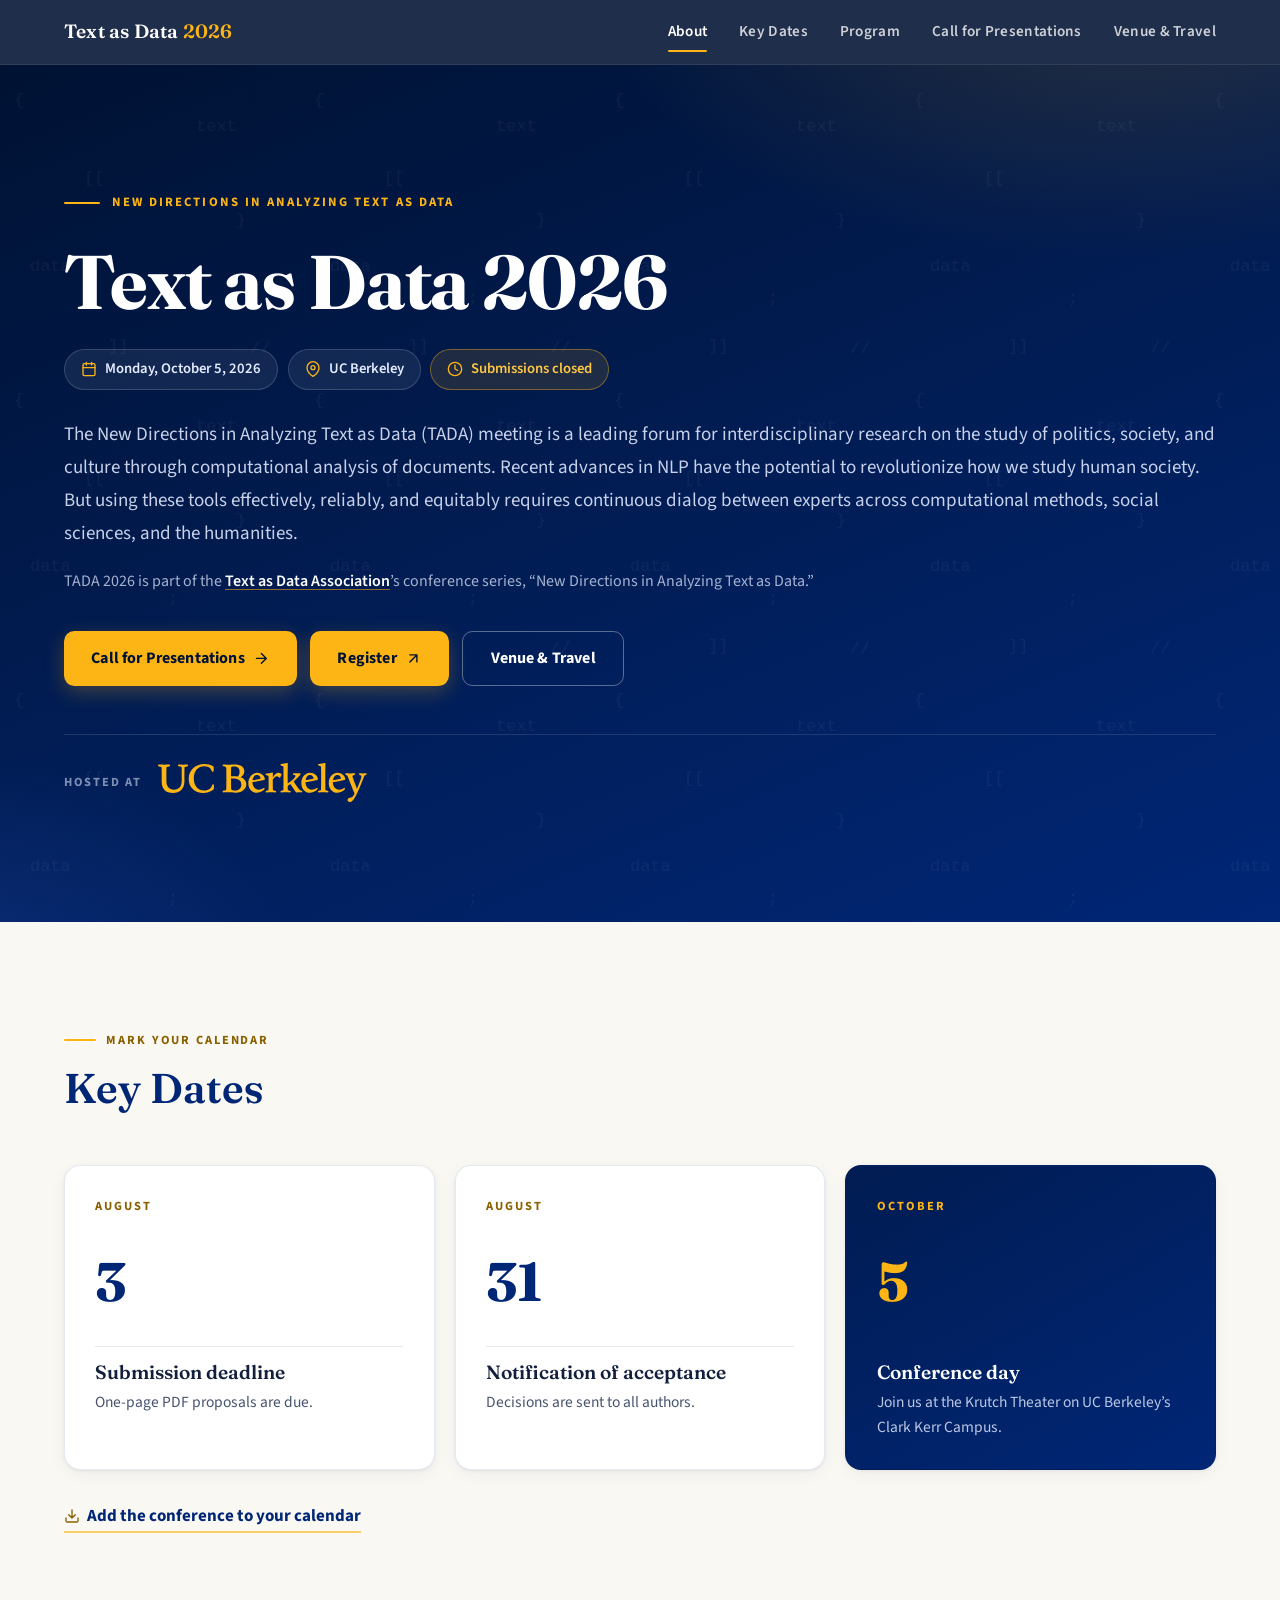
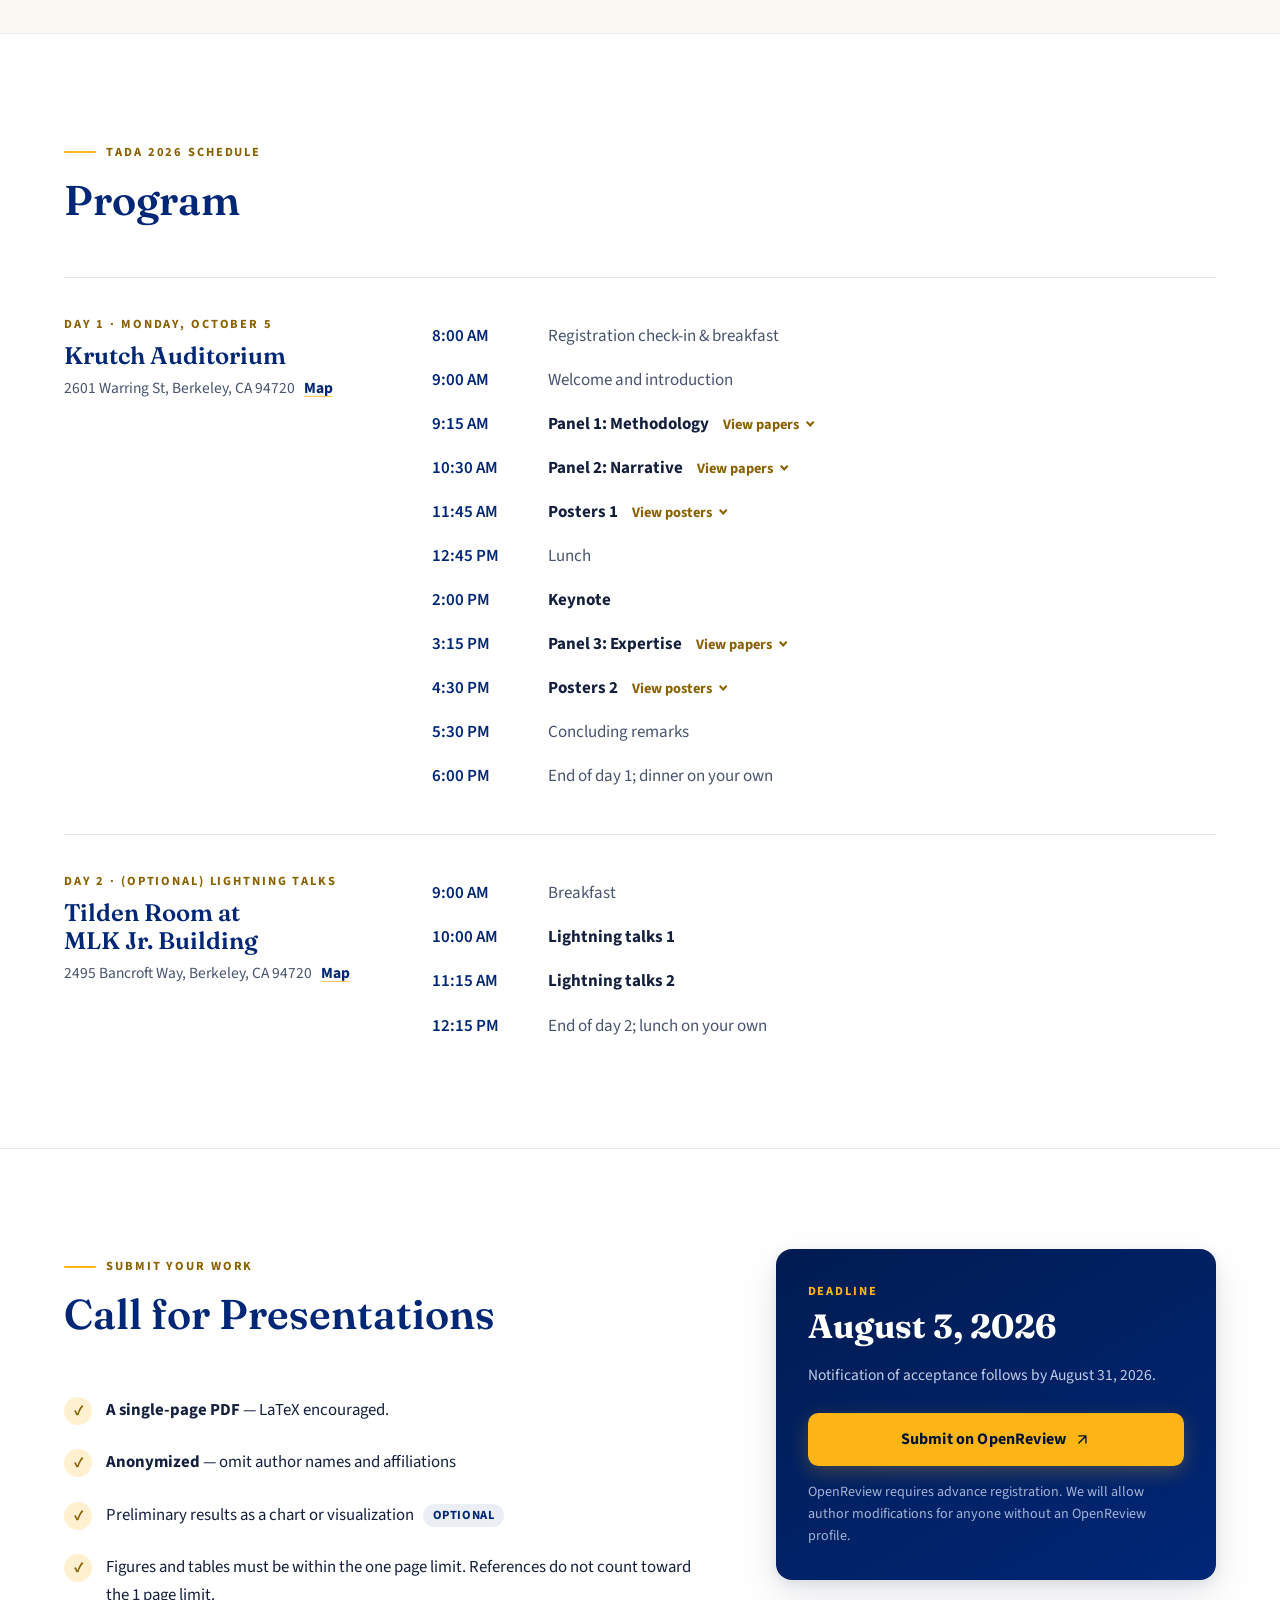
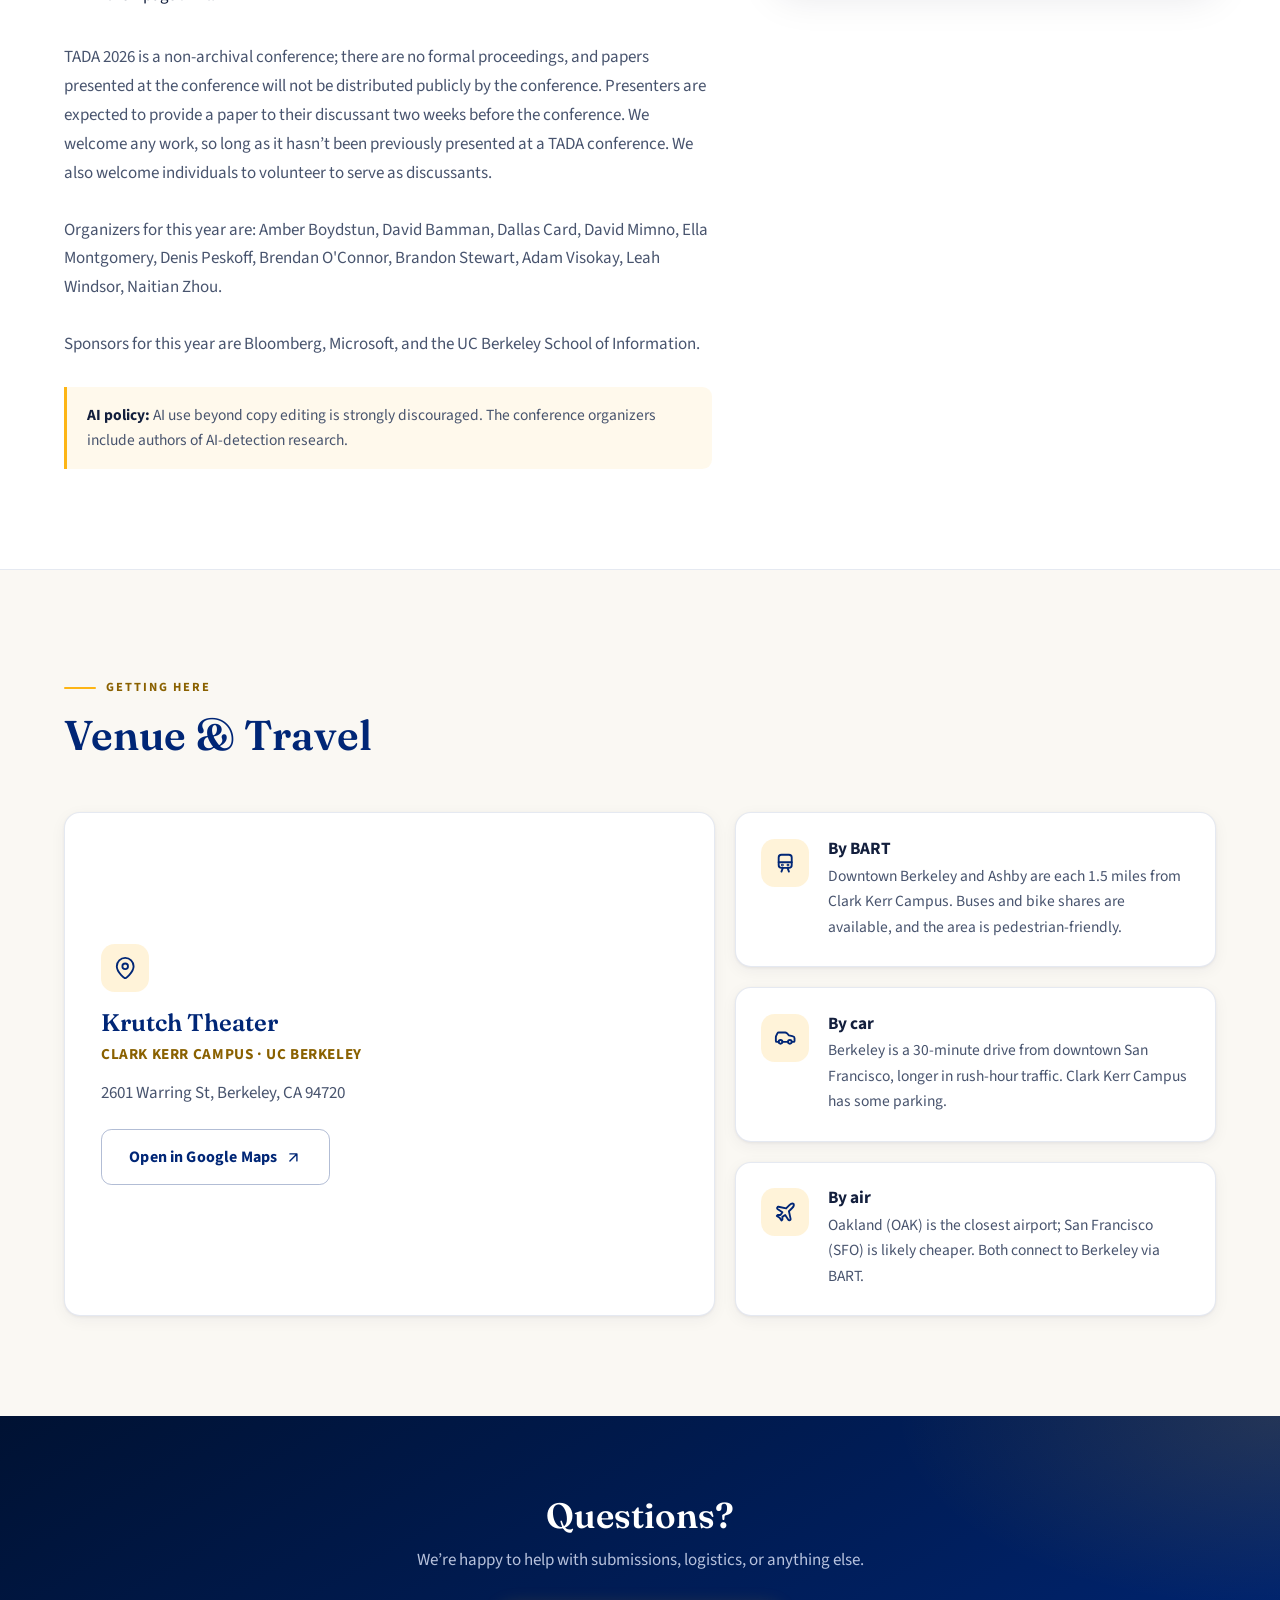
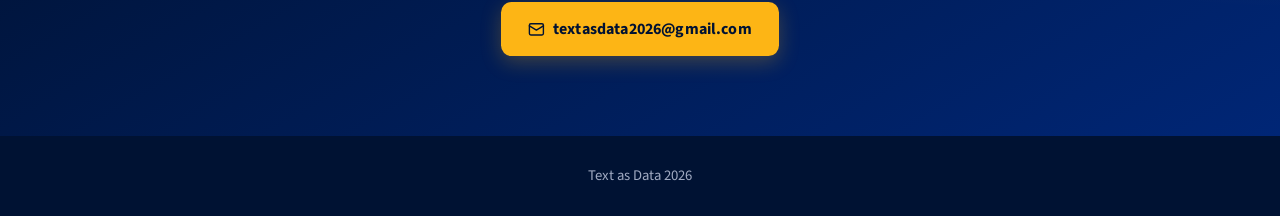
<file: index.html>
<!DOCTYPE html>
<html lang="en">
<head>
  <meta charset="UTF-8">
  <meta name="viewport" content="width=device-width, initial-scale=1.0">
  <title>Text as Data 2026 — October 5 · UC Berkeley</title>
  <meta name="description" content="New Directions in Analyzing Text as Data (TADA) 2026 — Monday, October 5 at UC Berkeley. One-page submissions due August 3, 2026.">
  <link rel="canonical" href="https://tada2026.org/">
  <meta name="theme-color" content="#001233">

  <meta property="og:type" content="website">
  <meta property="og:title" content="Text as Data 2026">
  <meta property="og:description" content="New Directions in Analyzing Text as Data (TADA) — Monday, October 5, 2026 at UC Berkeley. One-page submissions due August 3.">
  <meta property="og:url" content="https://tada2026.org/">
  <meta property="og:image" content="https://tada2026.org/assets/images/og-card.png">
  <meta property="og:image:width" content="1600">
  <meta property="og:image:height" content="900">
  <meta property="og:image:alt" content="Text as Data 2026 — Monday, October 5, 2026 at UC Berkeley. One-page submissions due August 3.">
  <meta name="twitter:card" content="summary_large_image">
  <meta name="twitter:image" content="https://tada2026.org/assets/images/og-card.png">

  <link rel="icon" type="image/svg+xml" href="assets/images/favicon.svg">
  <link rel="preconnect" href="https://fonts.googleapis.com">
  <link rel="preconnect" href="https://fonts.gstatic.com" crossorigin>
  <link href="https://fonts.googleapis.com/css2?family=Fraunces:ital,opsz,wght@0,9..144,600;0,9..144,700;1,9..144,600;1,9..144,700&family=Source+Sans+3:wght@400;600;700&display=swap" rel="stylesheet">
  <link rel="stylesheet" href="css/styles.css">

  <script type="application/ld+json">
  {
    "@context": "https://schema.org",
    "@type": "Event",
    "name": "New Directions in Analyzing Text as Data (TADA) 2026",
    "startDate": "2026-10-05",
    "endDate": "2026-10-05",
    "eventAttendanceMode": "https://schema.org/OfflineEventAttendanceMode",
    "eventStatus": "https://schema.org/EventScheduled",
    "url": "https://tada2026.org/",
    "location": {
      "@type": "Place",
      "name": "Krutch Theater, Clark Kerr Campus, UC Berkeley",
      "address": {
        "@type": "PostalAddress",
        "streetAddress": "2601 Warring St",
        "addressLocality": "Berkeley",
        "addressRegion": "CA",
        "postalCode": "94720",
        "addressCountry": "US"
      }
    },
    "organizer": {
      "@type": "Organization",
      "name": "Text as Data 2026",
      "email": "textasdata2026@gmail.com",
      "url": "https://tada2026.org/"
    }
  }
  </script>
</head>
<body id="top">
  <a class="skip-link" href="#main">Skip to content</a>

  <header class="site-header">
    <nav class="container nav-bar" aria-label="Main navigation">
      <a href="#top" class="brand">Text as Data <span>2026</span></a>

      <button class="menu-toggle" aria-expanded="false" aria-controls="nav-links" aria-label="Toggle menu">
        <svg class="icon-menu" width="24" height="24" fill="none" stroke="currentColor" stroke-width="2" stroke-linecap="round" viewBox="0 0 24 24" aria-hidden="true"><path d="M4 6h16M4 12h16M4 18h16"/></svg>
        <svg class="icon-close" width="24" height="24" fill="none" stroke="currentColor" stroke-width="2" stroke-linecap="round" viewBox="0 0 24 24" aria-hidden="true"><path d="M6 18L18 6M6 6l12 12"/></svg>
      </button>

      <div class="nav-links" id="nav-links">
        <a href="#about">About</a>
        <a href="#dates">Key Dates</a>
        <a href="#program">Program</a>
        <a href="#call">Call for Presentations</a>
        <a href="#venue">Venue &amp; Travel</a>
      </div>
    </nav>
  </header>

  <main id="main">
    <section id="about" class="hero" aria-labelledby="hero-title">
      <div class="container">
        <p class="hero-eyebrow">New Directions in Analyzing Text as Data</p>
        <h1 id="hero-title">Text as Data 2026</h1>

        <div class="hero-chips">
          <span class="chip">
            <svg fill="none" stroke="currentColor" stroke-width="2" stroke-linecap="round" stroke-linejoin="round" viewBox="0 0 24 24" aria-hidden="true"><rect x="3" y="4" width="18" height="18" rx="2"/><path d="M16 2v4M8 2v4M3 10h18"/></svg>
            Monday, October 5, 2026
          </span>
          <span class="chip">
            <svg fill="none" stroke="currentColor" stroke-width="2" stroke-linecap="round" stroke-linejoin="round" viewBox="0 0 24 24" aria-hidden="true"><path d="M21 10c0 7-9 13-9 13s-9-6-9-13a9 9 0 0 1 18 0Z"/><circle cx="12" cy="10" r="3"/></svg>
            UC Berkeley
          </span>
          <span class="chip chip--gold" id="deadline-chip">
            <svg fill="none" stroke="currentColor" stroke-width="2" stroke-linecap="round" stroke-linejoin="round" viewBox="0 0 24 24" aria-hidden="true"><circle cx="12" cy="12" r="10"/><path d="M12 6v6l4 2"/></svg>
            <span id="deadline-status">Submissions open through August 3</span>
          </span>
        </div>

        <p class="hero-intro">
          The New Directions in Analyzing Text as Data (TADA) meeting is a leading forum for interdisciplinary research on the study of politics, society, and culture through computational analysis of documents. Recent advances in NLP have the potential to revolutionize how we study human society. But using these tools effectively, reliably, and equitably requires continuous dialog between experts across computational methods, social sciences, and the humanities.
        </p>

        <p class="hero-affil">
          TADA 2026 is part of the <a href="https://textasdata.github.io/" target="_blank" rel="noopener">Text as Data Association</a>&rsquo;s conference series, &ldquo;New Directions in Analyzing Text as Data.&rdquo;
        </p>

        <div class="hero-actions">
          <a href="#call" class="btn btn-gold">
            Call for Presentations
            <svg fill="none" stroke="currentColor" stroke-width="2" stroke-linecap="round" stroke-linejoin="round" viewBox="0 0 24 24" aria-hidden="true"><path d="M5 12h14M12 5l7 7-7 7"/></svg>
          </a>
          <a href="https://tada2026.eventbrite.com/" class="btn btn-gold" target="_blank" rel="noopener">
            Register
            <svg fill="none" stroke="currentColor" stroke-width="2" stroke-linecap="round" stroke-linejoin="round" viewBox="0 0 24 24" aria-hidden="true"><path d="M7 17 17 7M7 7h10v10"/></svg>
          </a>
          <a href="#venue" class="btn btn-ghost">Venue &amp; Travel</a>
        </div>

        <div class="hero-host">
          <span>Hosted at</span>
          <img src="assets/images/uc-berkeley-logo-gold.svg" alt="University of California, Berkeley" width="225" height="42">
        </div>
      </div>
    </section>

    <section id="dates" class="section" aria-labelledby="dates-title">
      <div class="container">
        <div class="section-head reveal">
          <p class="eyebrow">Mark your calendar</p>
          <h2 id="dates-title">Key Dates</h2>
        </div>

        <div class="dates-grid">
          <article class="date-card reveal">
            <span class="month">August</span>
            <span class="day">3</span>
            <h3>Submission deadline</h3>
            <p>One-page PDF proposals are due.</p>
          </article>

          <article class="date-card reveal">
            <span class="month">August</span>
            <span class="day">31</span>
            <h3>Notification of acceptance</h3>
            <p>Decisions are sent to all authors.</p>
          </article>

          <article class="date-card date-card--accent reveal">
            <span class="month">October</span>
            <span class="day">5</span>
            <h3>Conference day</h3>
            <p>Join us at the Krutch Theater on UC Berkeley&rsquo;s Clark Kerr Campus.</p>
          </article>
        </div>

        <div class="dates-foot reveal">
          <a class="link-quiet" href="data:text/calendar;charset=utf-8,BEGIN%3AVCALENDAR%0D%0AVERSION%3A2.0%0D%0APRODID%3A-%2F%2FTADA%2F%2FText%20as%20Data%202026%2F%2FEN%0D%0ACALSCALE%3AGREGORIAN%0D%0ABEGIN%3AVEVENT%0D%0AUID%3Aconference-20261005%40tada2026.org%0D%0ADTSTAMP%3A20260702T000000Z%0D%0ADTSTART%3BVALUE%3DDATE%3A20261005%0D%0ADTEND%3BVALUE%3DDATE%3A20261006%0D%0ASUMMARY%3AText%20as%20Data%20%28TADA%29%202026%0D%0ALOCATION%3AKrutch%20Theater%5C%2C%20Clark%20Kerr%20Campus%5C%2C%20UC%20Berkeley%5C%2C%202601%20Warring%20St%5C%2C%20Berkeley%5C%2C%20CA%2094720%0D%0ADESCRIPTION%3ANew%20Directions%20in%20Analyzing%20Text%20as%20Data%20%28TADA%29%202026.%20Details%3A%20https%3A%2F%2Ftada2026.org%0D%0AURL%3Ahttps%3A%2F%2Ftada2026.org%0D%0AEND%3AVEVENT%0D%0AEND%3AVCALENDAR" download="tada2026.ics">
            <svg fill="none" stroke="currentColor" stroke-width="2" stroke-linecap="round" stroke-linejoin="round" viewBox="0 0 24 24" aria-hidden="true"><path d="M21 15v4a2 2 0 0 1-2 2H5a2 2 0 0 1-2-2v-4M7 10l5 5 5-5M12 15V3"/></svg>
            Add the conference to your calendar
          </a>
        </div>
      </div>
    </section>

    <section id="program" class="section section--paper" aria-labelledby="program-title">
      <div class="container">
        <div class="section-head reveal">
          <p class="eyebrow">TADA 2026 Schedule</p>
          <h2 id="program-title">Program</h2>
        </div>

        <div class="program">
          <article class="day reveal" aria-labelledby="day1-title">
            <header class="day-head">
              <p class="day-label">Day 1 &middot; Monday, October 5</p>
              <h3 id="day1-title">Krutch Auditorium</h3>
              <p class="day-address">
                2601 Warring St, Berkeley, CA 94720
                <a href="https://maps.google.com/?q=2601+Warring+St,+Berkeley,+CA+94720" target="_blank" rel="noopener">Map</a>
              </p>
            </header>
            <ol class="agenda">
              <li><span class="time">8:00 AM</span><span class="what">Registration check-in &amp; breakfast</span></li>
              <li><span class="time">9:00 AM</span><span class="what">Welcome and introduction</span></li>
              <li class="session">
                <span class="time">9:15 AM</span>
                <details class="more">
                  <summary><span class="what">Panel 1: Methodology</span><span class="more-toggle"><span class="when-closed">View papers</span><span class="when-open">Hide papers</span></span></summary>
                  <div class="more-panel">
                    <p class="more-note">Discussant: <strong>Diag Davenport</strong></p>
                    <ol class="more-list">
                      <li><span class="more-num">1</span><div><span class="more-title">Debiased Inference for AI-Generated Data without Gold-Standard Labels: Identification via Multiple Imperfect Measurements</span></div></li>
                      <li><span class="more-num">2</span><div><span class="more-title">Multi-Perspective LLM Annotations for Valid Analyses in Subjective Tasks</span></div></li>
                      <li><span class="more-num">3</span><div><span class="more-title">The Confounder Trap: Treatment-Encoding Representations in Causal Inference with Text</span></div></li>
                    </ol>
                  </div>
                </details>
              </li>
              <li class="session">
                <span class="time">10:30 AM</span>
                <details class="more">
                  <summary><span class="what">Panel 2: Narrative</span><span class="more-toggle"><span class="when-closed">View papers</span><span class="when-open">Hide papers</span></span></summary>
                  <div class="more-panel">
                    <p class="more-note">Discussant: <strong>Jeffrey Lockhart</strong></p>
                    <ol class="more-list">
                      <li><span class="more-num">1</span><div><span class="more-title">StoryScope: Investigating idiosyncrasies in AI fiction</span></div></li>
                      <li><span class="more-num">2</span><div><span class="more-title">Projecting Agency: The Conversion of Power and Performative Pressure into Language</span></div></li>
                      <li><span class="more-num">3</span><div><span class="more-title">Quantifying Racial Disparities in Media Representations of Gun Violence at Scale</span></div></li>
                    </ol>
                  </div>
                </details>
              </li>
              <li class="session">
                <span class="time">11:45 AM</span>
                <details class="more">
                  <summary><span class="what">Posters 1</span><span class="more-toggle"><span class="when-closed">View posters</span><span class="when-open">Hide posters</span></span></summary>
                  <div class="more-panel">
                    <ol class="more-list">
                      <li><span class="more-num">1</span><div><span class="more-title">Inferring Candidate-Voter Issue Alignment from Agentically-crawled Campaign Text</span><span class="more-authors">Kevin Foley</span></div></li>
                      <li><span class="more-num">2</span><div><span class="more-title">The Garden of Forking Prompts</span><span class="more-authors">Advait Deshmukh, Nora Benedict, Melanie Walsh, Maria Antoniak</span></div></li>
                      <li><span class="more-num">3</span><div><span class="more-title">How Local Is Local Law? Measuring Textual Standardization Across U.S. Ordinance Codes</span><span class="more-authors">Diag Davenport, Carl Illustrisimo</span></div></li>
                      <li><span class="more-num">4</span><div><span class="more-title">Can Large Language Models Read Industrial Policy? Expert Benchmarks and a Validated Pipeline for Sector Targeting in China</span><span class="more-authors">Siying Cao, Wei Chen</span></div></li>
                      <li><span class="more-num">5</span><div><span class="more-title">Representing Evaluation in Collective Deliberation: Studying Gender Disparities in Wikipedia Deletion Discussions</span><span class="more-authors">Khandaker Tasnim Huq, Giovanni Luca Ciampaglia</span></div></li>
                      <li><span class="more-num">6</span><div><span class="more-title">Assumption Regression: A Failure Mode of Large Language Models in Social Science Research</span><span class="more-authors">Sarah K Dreier, Emily Kalah Gade, Sofia Serrano, Lucy H. Lin</span></div></li>
                      <li><span class="more-num">7</span><div><span class="more-title">Setting the Gold Standard for Automated Policy Coding – The CAPBENCH-English Benchmark Dataset and Leaderboard for the Comparative Agendas Project</span><span class="more-authors">Miklós Sebők</span></div></li>
                      <li><span class="more-num">8</span><div><span class="more-title">Validating LLMs in social science: Emerging norms and epistemic threats from a systematic analysis</span><span class="more-authors">Meera Desai, Dallas Card, Abigail Z. Jacobs</span></div></li>
                      <li><span class="more-num">9</span><div><span class="more-title">The Impact of AI on Social Media-Based Research: Measuring AI-Generated Content Across Platforms, Modalities, and Time</span><span class="more-authors">Maty Bohacek, Sergey Sanovich</span></div></li>
                      <li><span class="more-num">10</span><div><span class="more-title">An Empirical Investigation of Systematization Forms in GenAI Evaluation</span><span class="more-authors">Kimberly Le Truong, Emily Sheng, Hannah Washington, Solon Barocas, Hanna Wallach</span></div></li>
                      <li><span class="more-num">11</span><div><span class="more-title">Persuasion Index: A Theory-Guided Framework for Persuasion Analysis</span><span class="more-authors">Liancheng Gong, Zhiyang Wang, Yiwei Xu, Julia Mendelsohn</span></div></li>
                      <li><span class="more-num">12</span><div><span class="more-title">Beyond Topic Models: Analysing the United Nations Documentary Record</span><span class="more-authors">Francesco Ignazio Re</span></div></li>
                      <li><span class="more-num">13</span><div><span class="more-title">From Telegram Reports to Interception Data: Reconstructing Russian Aerial Attacks on Ukraine</span><span class="more-authors">Taylor Cox</span></div></li>
                      <li><span class="more-num">14</span><div><span class="more-title">Measurement and Impacts of Patient Antagonism</span><span class="more-authors">Daisy Lu</span></div></li>
                      <li><span class="more-num">15</span><div><span class="more-title">Sociolinguistic Mobility: A Lens for LLM Pretraining Data Curation</span><span class="more-authors">Jessica Wang</span></div></li>
                      <li><span class="more-num">16</span><div><span class="more-title">MMCRCHR: An Evidence-Grounded Agentic AI Research Workbench for the Humanities+</span><span class="more-authors">Jeffrey Tharsen, Tianfang Zhu, Clovis Gladstone</span></div></li>
                      <li><span class="more-num">17</span><div><span class="more-title">Affect is All You Need: Affective Polarization in Anonymous Political Discussions</span><span class="more-authors">Emily Zou, Jennifer Pan</span></div></li>
                      <li><span class="more-num">18</span><div><span class="more-title">Mapping the Space Between: Ecological and Relational Proximity in Environmental Governance Networks</span><span class="more-authors">Xiao Shi</span></div></li>
                      <li><span class="more-num">19</span><div><span class="more-title">LLMs in Inductive Work: A Framework</span><span class="more-authors">Hope Schroeder, Su Lin Blodgett, Hanna Wallach, Solon Barocas</span></div></li>
                      <li><span class="more-num">20</span><div><span class="more-title">How Do Stories Influence Online Conversations?</span><span class="more-authors">Joel Mire, Sophie Wu, Karina H Halevy, Jocelyn J Shen, Maria Antoniak, Steven R Wilson, Andrew Piper, Maarten Sap</span></div></li>
                      <li><span class="more-num">21</span><div><span class="more-title">Understanding AI Cases in the U.S. Courts</span><span class="more-authors">Dawson Petersen, Eilat Herman, Katherine Conhaim, Kevin Tobia, Nathan Schneider</span></div></li>
                      <li><span class="more-num">22</span><div><span class="more-title">Three Years of r/ChatGPT: Societal Impact Evaluations from Social Media Data</span><span class="more-authors">Jessica Dai, Sean Garcia, Emma Pierson, Benjamin Recht, Nika Haghtalab</span></div></li>
                      <li><span class="more-num">23</span><div><span class="more-title">AI-Mediated Conversations for Geopolitical Persuasion: Evidence from Taiwan</span><span class="more-authors">Tracy Weener, Ho Chun Herbert Chang</span></div></li>
                      <li><span class="more-num">24</span><div><span class="more-title">Taking Turns: Natural Language Inference on Interview Data</span><span class="more-authors">Tom Einhorn</span></div></li>
                      <li><span class="more-num">25</span><div><span class="more-title">Historical Vestige in Public Discussion: Commensurable Knowledge Graphs and What Persisted After the Reversal of China's One Child Policy</span><span class="more-authors">Yehong Deng</span></div></li>
                      <li><span class="more-num">26</span><div><span class="more-title">Algorithmic Collusion by LLM Agents: Extracting Pricing Policies and Price Representations</span><span class="more-authors">Patrick Y. Wu</span></div></li>
                      <li><span class="more-num">27</span><div><span class="more-title">How Do People Challenge Racial Stereotypes Online? Counter-Story Detection Across Reddit Communities</span><span class="more-authors">Uma Gunturi, Jimin Mun, Maarten Sap, Maria Antoniak</span></div></li>
                      <li><span class="more-num">28</span><div><span class="more-title">A Pragmatics-Grounded Taxonomy of Norm Violations in Human–AI Conversations</span><span class="more-authors">Juhyun Oh, Sunnie S. Y. Kim, Hanna Wallach, Jennifer Wortman Vaughan, Hannah Washington</span></div></li>
                    </ol>
                  </div>
                </details>
              </li>
              <li><span class="time">12:45 PM</span><span class="what">Lunch</span></li>
              <li class="session"><span class="time">2:00 PM</span><span class="what">Keynote</span></li>
              <li class="session">
                <span class="time">3:15 PM</span>
                <details class="more">
                  <summary><span class="what">Panel 3: Expertise</span><span class="more-toggle"><span class="when-closed">View papers</span><span class="when-open">Hide papers</span></span></summary>
                  <div class="more-panel">
                    <p class="more-note">Discussant: <strong>David Bamman</strong></p>
                    <ol class="more-list">
                      <li><span class="more-num">1</span><div><span class="more-title">From Text to Large-n Datasets: Applying lessons about human coder disagreement to machine coders</span></div></li>
                      <li><span class="more-num">2</span><div><span class="more-title">Decoding, Denoising, and Deciphering the Babylonian Astronomical Diaries with LLMs and Science-Informed Bayesian Models</span></div></li>
                      <li><span class="more-num">3</span><div><span class="more-title">APPEAL: Attributing Persuasive Power to Expert-Specified Actions in LLMs</span></div></li>
                    </ol>
                  </div>
                </details>
              </li>
              <li class="session">
                <span class="time">4:30 PM</span>
                <details class="more">
                  <summary><span class="what">Posters 2</span><span class="more-toggle"><span class="when-closed">View posters</span><span class="when-open">Hide posters</span></span></summary>
                  <div class="more-panel">
                    <ol class="more-list">
                      <li><span class="more-num">1</span><div><span class="more-title">Evaluating the Use of Synthetic Data in Humanities Pretraining</span><span class="more-authors">Craig Messner</span></div></li>
                      <li><span class="more-num">2</span><div><span class="more-title">Measuring Family Identity Signaling from Political Campaign Biographies</span><span class="more-authors">Joy Youn Soo Kim</span></div></li>
                      <li><span class="more-num">3</span><div><span class="more-title">Semi-Automatic Discourse Networks: Method, Software, and a First Application</span><span class="more-authors">Ryan Williams</span></div></li>
                      <li><span class="more-num">4</span><div><span class="more-title">In Your Own Words: Computationally Identifying Interpretable Themes from Free-Text Survey Data</span><span class="more-authors">Jenny Shan Wang, Aliya Saperstein, Emma Pierson</span></div></li>
                      <li><span class="more-num">5</span><div><span class="more-title">The Ideal Surveytaker Problem: Language Models and the Limits of Silicon Samples</span><span class="more-authors">Alexis K Palmer</span></div></li>
                      <li><span class="more-num">6</span><div><span class="more-title">Transition of Language in the Catholic Church: Analysis of Linguistic Shifts in Papal Encyclicals Pre vs. Post-Vatican II</span><span class="more-authors">Simon Dovan Nguyen</span></div></li>
                      <li><span class="more-num">7</span><div><span class="more-title">Universal Feature Dictionaries</span><span class="more-authors">Kenny Peng, Jon Kleinberg, Nikhil Garg</span></div></li>
                      <li><span class="more-num">8</span><div><span class="more-title">Measuring Academic Written Register at Scale: Automated Text Features in 16,505 Student Essays</span><span class="more-authors">Sining Tao, Bailey Buchanan</span></div></li>
                      <li><span class="more-num">9</span><div><span class="more-title">Selective Public Uptake of the Make America Healthy Again (MAHA) Campaign across Seven Online Platforms</span><span class="more-authors">Haoning Xue, Yue Li, Benjamin Lyons, Andy J. King</span></div></li>
                      <li><span class="more-num">10</span><div><span class="more-title">Do LLMs Distort Public Opinion? Comparing Respondent Representation Across Topic Modelling Architectures</span><span class="more-authors">Masha Krupenkin, Andrew Gordon, David Rothschild</span></div></li>
                      <li><span class="more-num">11</span><div><span class="more-title">What do language models know about the past? Recovering perspectival knowledge using large-scale language models</span><span class="more-authors">Laura Nelson, Tom Einhorn, Yash Mali</span></div></li>
                      <li><span class="more-num">12</span><div><span class="more-title">Standardizing Culture before Mass Schooling: The Examination State and Regulated Verse in Tang China</span><span class="more-authors">Zhaomin Li</span></div></li>
                      <li><span class="more-num">13</span><div><span class="more-title">The Survey Sampling Roots of Prediction-Powered Inference: Implications for Text as Data Research</span><span class="more-authors">Reagan Mozer</span></div></li>
                      <li><span class="more-num">14</span><div><span class="more-title">Freezing and Thawing in Text: Binomial Order as a Measure of Cultural Change</span><span class="more-authors">Katherine Van Koevering</span></div></li>
                      <li><span class="more-num">15</span><div><span class="more-title">Subsidizing the Messenger: How Connected Owners Shape Economic News</span><span class="more-authors">Bahar Zafer</span></div></li>
                      <li><span class="more-num">16</span><div><span class="more-title">The Art of Saying Nothing: Measuring Discursive Self-Censorship in Institutional Art Discourse Across Political Regimes</span><span class="more-authors">Xinyuan Hou, Jiedong Zhang</span></div></li>
                      <li><span class="more-num">17</span><div><span class="more-title">Assessing Coders (Human and AI) Without Gold Labels</span><span class="more-authors">Karl Rohe</span></div></li>
                      <li><span class="more-num">18</span><div><span class="more-title">Suspense in Short Fiction: Testing Theory Pluralism against LLMs’ Intrinsic Concepts</span><span class="more-authors">Svenja Guhr</span></div></li>
                      <li><span class="more-num">19</span><div><span class="more-title">Measuring the Reach and Extremism of Podcasts that Feature U.S. Politicians</span><span class="more-authors">Benjamin Roger Litterer, Amber Boydstun, Dallas Card, David Jurgens</span></div></li>
                      <li><span class="more-num">20</span><div><span class="more-title">Are Economists Open to AI? A Text-as-Data-as-Survey Approach via Language Models</span><span class="more-authors">Lei Ge, Yi Wang</span></div></li>
                      <li><span class="more-num">21</span><div><span class="more-title">What Do Conversation-Level Language Measures Measure? Evidence From a Randomized Experiment With an LLM Health Chatbot</span><span class="more-authors">Qiyao Peng, Jiaying Liu</span></div></li>
                      <li><span class="more-num">22</span><div><span class="more-title">Which Documents Deserve an Expensive Second Look? Measuring Corpus Quality under a Fixed Adjudication Budget</span><span class="more-authors">Nicholas James</span></div></li>
                      <li><span class="more-num">23</span><div><span class="more-title">TOPICBench: A Systematic Evaluation of LLMs for Labeling Latent Topics</span><span class="more-authors">Aya Salim, Adam Visokay, Henry George Xu, Michael Lachanski</span></div></li>
                      <li><span class="more-num">24</span><div><span class="more-title">What Are They Gating? Context Engineering Evidence and Political Censorship in Large Language Models</span><span class="more-authors">Tongzhou Liu, Yifan Tian</span></div></li>
                      <li><span class="more-num">25</span><div><span class="more-title">Deeds into Data: A Living Citation Graph for Georeferencing County Land Records</span><span class="more-authors">Oliver Payne Dahl</span></div></li>
                      <li><span class="more-num">26</span><div><span class="more-title">Measuring Personal Culture in Open-ended Responding</span><span class="more-authors">Alejandro Sarria</span></div></li>
                      <li><span class="more-num">27</span><div><span class="more-title">The Substance of Union Contracts: Measuring the Generosity of U.S. Collective Bargaining Agreements at Scale</span><span class="more-authors">Matthew Bramwell Bone, Prashant Garg, Chenxi Li, Zachary Parolin</span></div></li>
                    </ol>
                  </div>
                </details>
              </li>
              <li><span class="time">5:30 PM</span><span class="what">Concluding remarks</span></li>
              <li><span class="time">6:00 PM</span><span class="what">End of day 1; dinner on your own</span></li>
            </ol>
          </article>

          <article class="day reveal" aria-labelledby="day2-title">
            <header class="day-head">
              <p class="day-label">Day 2 &middot; (Optional) Lightning Talks</p>
              <h3 id="day2-title">Tilden Room at MLK Jr. Building</h3>
              <p class="day-address">
                2495 Bancroft Way, Berkeley, CA 94720
                <a href="https://maps.google.com/?q=2495+Bancroft+Way,+Berkeley,+CA+94720" target="_blank" rel="noopener">Map</a>
              </p>
            </header>
            <ol class="agenda">
              <li><span class="time">9:00 AM</span><span class="what">Breakfast</span></li>
              <li class="session"><span class="time">10:00 AM</span><span class="what">Lightning talks 1</span></li>
              <li class="session"><span class="time">11:15 AM</span><span class="what">Lightning talks 2</span></li>
              <li><span class="time">12:15 PM</span><span class="what">End of day 2; lunch on your own</span></li>
            </ol>
          </article>
        </div>
      </div>
    </section>

    <section id="call" class="section section--paper" aria-labelledby="call-title">
      <div class="container">
        <div class="call-grid">
          <div class="reveal">
            <div class="section-head">
              <p class="eyebrow">Submit your work</p>
              <h2 id="call-title">Call for Presentations</h2>
            </div>

            <ul class="check-list">
              <li><strong>A single-page PDF</strong> &mdash; LaTeX encouraged. </li>
              <li><strong>Anonymized</strong> &mdash; omit author names and affiliations</li>
              <li>Preliminary results as a chart or visualization <span class="badge">Optional</span></li>
              <li>Figures and tables must be within the one page limit. References do not count toward the 1 page limit.</li>
            </ul>

            <p class="call-prose">
              TADA 2026 is a non-archival conference; there are no formal proceedings, and papers presented at the conference will not be distributed publicly by the conference. Presenters are expected to provide a paper to their discussant two weeks before the conference. We welcome any work, so long as it hasn&rsquo;t been previously presented at a TADA conference. We also welcome individuals to volunteer to serve as discussants.
            </p>
            
            <p class="call-prose">
              Organizers for this year are: Amber Boydstun, David Bamman, Dallas Card, David Mimno, Ella Montgomery, Denis Peskoff, Brendan O'Connor, Brandon Stewart, Adam Visokay, Leah Windsor, Naitian Zhou.
            </p>

            <p class="call-prose">
              Sponsors for this year are Bloomberg, Microsoft, and the UC Berkeley School of Information.
            </p>

            <p class="policy-note">
              <strong>AI policy:</strong> AI use beyond copy editing is strongly discouraged. The conference organizers include authors of AI-detection research.
            </p>
          </div>

          <aside class="call-card reveal" aria-label="Submit on OpenReview">
            <span class="label">Deadline</span>
            <p class="big-date">August 3, 2026</p>
            <p class="note">Notification of acceptance follows by August 31, 2026.</p>
            <a class="btn btn-gold" href="https://openreview.net/group?id=berkeley.edu/UC_Berkeley/2026/TADA" target="_blank" rel="noopener">
              Submit on OpenReview
              <svg fill="none" stroke="currentColor" stroke-width="2" stroke-linecap="round" stroke-linejoin="round" viewBox="0 0 24 24" aria-hidden="true"><path d="M7 17 17 7M7 7h10v10"/></svg>
            </a>
            <p class="fine">OpenReview requires advance registration. We will allow author modifications for anyone without an OpenReview profile.</p>
          </aside>
        </div>
      </div>
    </section>

    <section id="venue" class="section" aria-labelledby="venue-title">
      <div class="container">
        <div class="section-head reveal">
          <p class="eyebrow">Getting here</p>
          <h2 id="venue-title">Venue &amp; Travel</h2>
        </div>

        <div class="venue-grid">
          <article class="venue-card reveal">
            <span class="icon-ring" aria-hidden="true">
              <svg fill="none" stroke="currentColor" stroke-width="2" stroke-linecap="round" stroke-linejoin="round" viewBox="0 0 24 24"><path d="M21 10c0 7-9 13-9 13s-9-6-9-13a9 9 0 0 1 18 0Z"/><circle cx="12" cy="10" r="3"/></svg>
            </span>
            <h3>Krutch Theater</h3>
            <p class="campus">Clark Kerr Campus &middot; UC Berkeley</p>
            <address>2601 Warring St, Berkeley, CA 94720</address>
            <a class="btn btn-outline" href="https://maps.google.com/?q=Krutch+Theater,+2601+Warring+St,+Berkeley,+CA+94720" target="_blank" rel="noopener">
              Open in Google Maps
              <svg fill="none" stroke="currentColor" stroke-width="2" stroke-linecap="round" stroke-linejoin="round" viewBox="0 0 24 24" aria-hidden="true"><path d="M7 17 17 7M7 7h10v10"/></svg>
            </a>
          </article>

          <div class="travel-stack">
            <article class="travel-card reveal">
              <span class="icon-ring" aria-hidden="true">
                <svg fill="none" stroke="currentColor" stroke-width="2" stroke-linecap="round" stroke-linejoin="round" viewBox="0 0 24 24"><rect x="5" y="3" width="14" height="14" rx="3"/><path d="M5 11h14"/><circle cx="9" cy="14" r="0.5"/><circle cx="15" cy="14" r="0.5"/><path d="m8 21 1.5-4M16 21l-1.5-4"/></svg>
              </span>
              <div>
                <h3>By BART</h3>
                <p>Downtown Berkeley and Ashby are each 1.5 miles from Clark Kerr Campus. Buses and bike shares are available, and the area is pedestrian-friendly.</p>
              </div>
            </article>

            <article class="travel-card reveal">
              <span class="icon-ring" aria-hidden="true">
                <svg fill="none" stroke="currentColor" stroke-width="2" stroke-linecap="round" stroke-linejoin="round" viewBox="0 0 24 24"><path d="M19 17h2c.6 0 1-.4 1-1v-3c0-.9-.7-1.7-1.5-1.9C18.7 10.6 16 10 16 10s-1.3-1.4-2.2-2.3c-.5-.4-1.1-.7-1.8-.7H5c-.6 0-1.1.4-1.4.9l-1.4 2.9A3.7 3.7 0 0 0 2 12v4c0 .6.4 1 1 1h2"/><circle cx="7" cy="17" r="2"/><path d="M9 17h6"/><circle cx="17" cy="17" r="2"/></svg>
              </span>
              <div>
                <h3>By car</h3>
                <p>Berkeley is a 30-minute drive from downtown San Francisco, longer in rush-hour traffic. Clark Kerr Campus has some parking.</p>
              </div>
            </article>

            <article class="travel-card reveal">
              <span class="icon-ring" aria-hidden="true">
                <svg fill="none" stroke="currentColor" stroke-width="2" stroke-linecap="round" stroke-linejoin="round" viewBox="0 0 24 24"><path d="M17.8 19.2 16 11l3.5-3.5C21 6 21.5 4 21 3c-1-.5-3 0-4.5 1.5L13 8 4.8 6.2c-.5-.1-.9.1-1.1.5l-.3.5c-.2.5-.1 1 .3 1.3L9 12l-2 3H4l-1 1 3 2 2 3 1-1v-3l3-2 3.5 5.3c.3.4.8.5 1.3.3l.5-.2c.4-.3.6-.7.5-1.2Z"/></svg>
              </span>
              <div>
                <h3>By air</h3>
                <p>Oakland (OAK) is the closest airport; San Francisco (SFO) is likely cheaper. Both connect to Berkeley via BART.</p>
              </div>
            </article>
          </div>
        </div>
      </div>
    </section>

    <section class="contact-band" aria-labelledby="contact-title">
      <div class="container reveal">
        <h2 id="contact-title">Questions?</h2>
        <p>We&rsquo;re happy to help with submissions, logistics, or anything else.</p>
        <a class="btn btn-gold" href="mailto:textasdata2026@gmail.com">
          <svg fill="none" stroke="currentColor" stroke-width="2" stroke-linecap="round" stroke-linejoin="round" viewBox="0 0 24 24" aria-hidden="true"><rect x="2" y="4" width="20" height="16" rx="2"/><path d="m22 7-10 6L2 7"/></svg>
          textasdata2026@gmail.com
        </a>
      </div>
    </section>
  </main>

  <footer class="site-footer">
    <div class="container">
      <p>Text as Data 2026 </p>
    </div>
  </footer>

  <script src="js/main.js" defer></script>
</body>
</html>
</file>
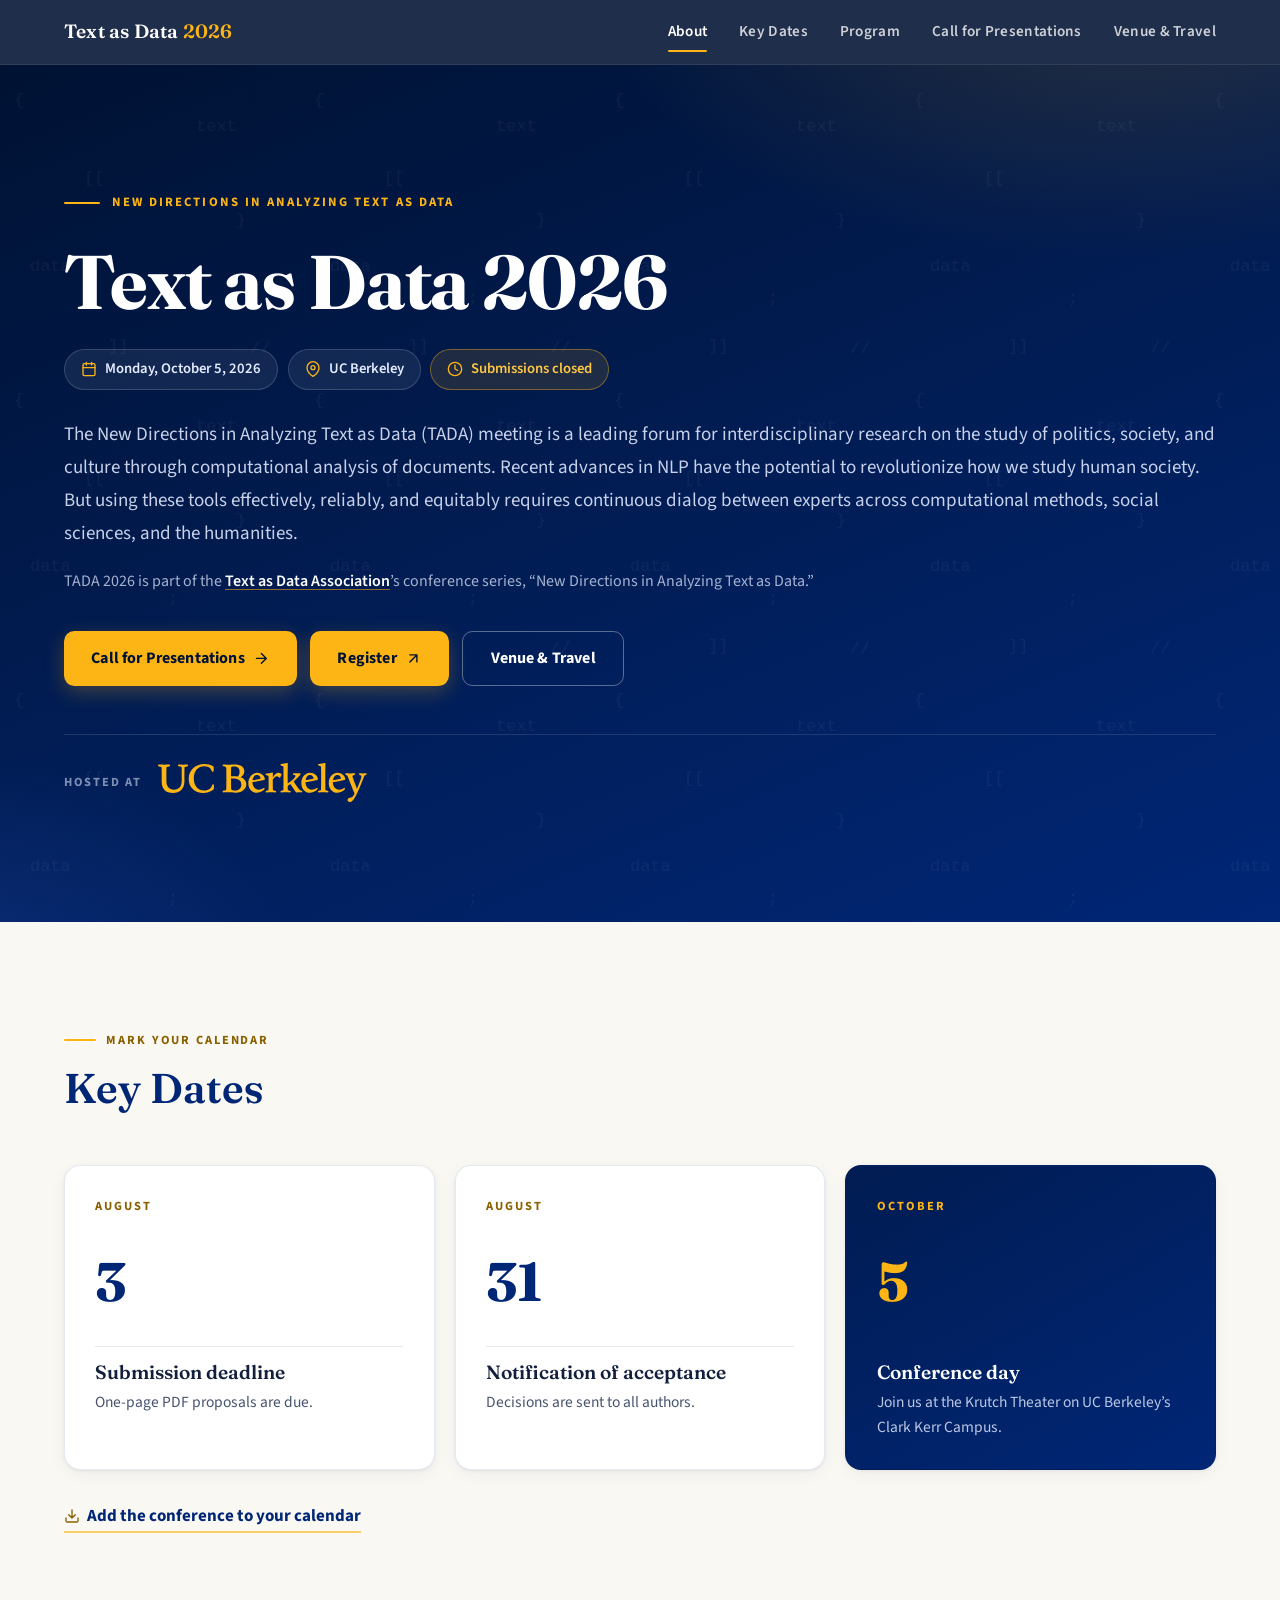
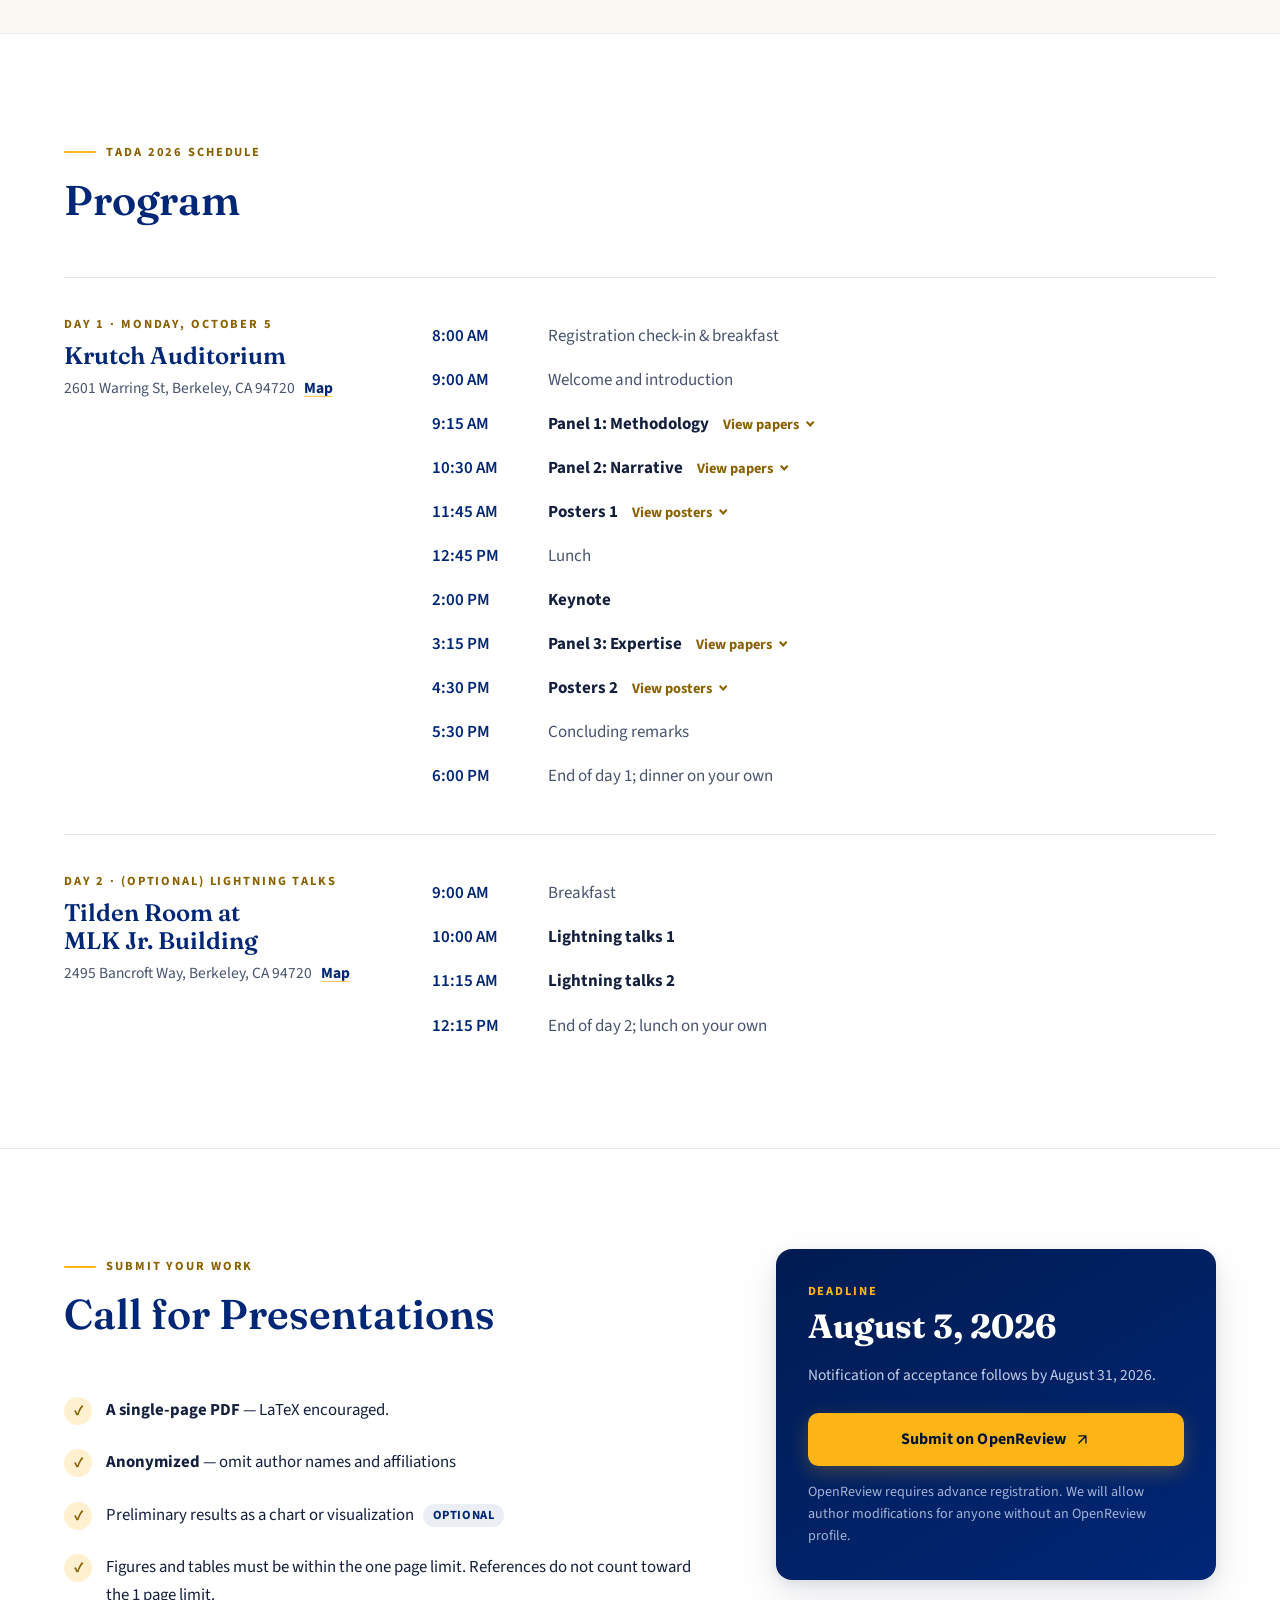
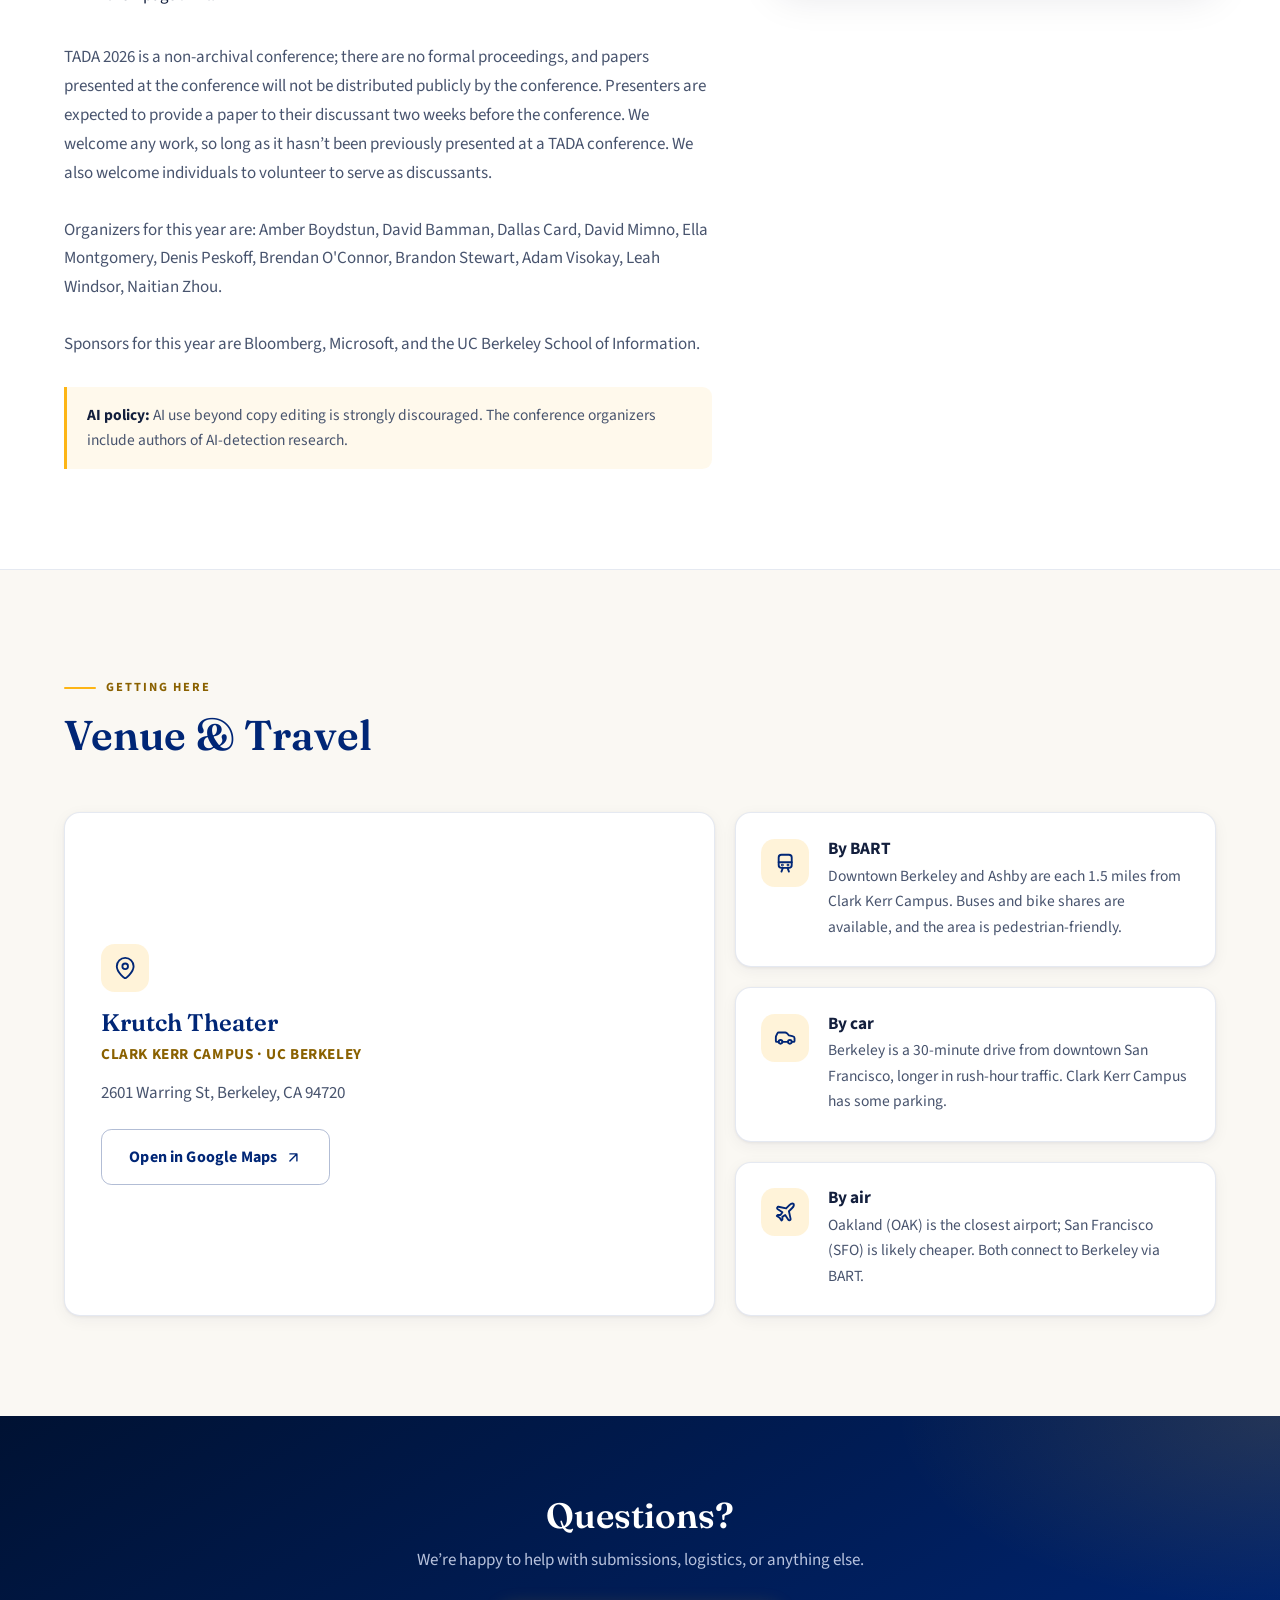
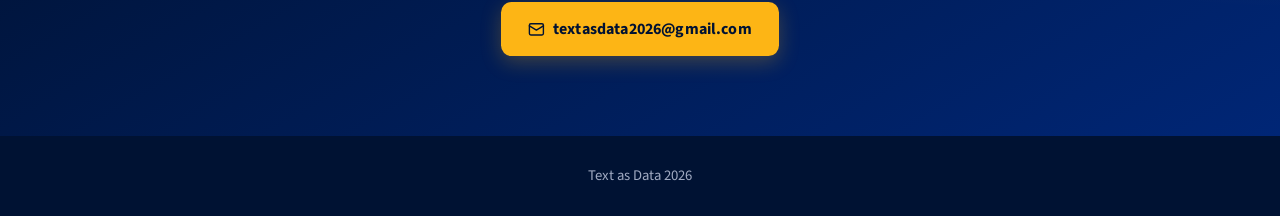
<file: call.html>
<!DOCTYPE html>
<html lang="en">
<head>
  <meta charset="UTF-8">
  <meta name="viewport" content="width=device-width, initial-scale=1.0">
  <meta http-equiv="refresh" content="0; url=index.html#call">
  <meta name="robots" content="noindex">
  <link rel="canonical" href="https://tada2026.org/#call">
  <title>Call for Presentations | Text as Data 2026</title>
  <script>location.replace("index.html#call");</script>
</head>
<body>
  <p>This page has moved. <a href="index.html#call">Continue to the Call for Presentations</a>.</p>
</body>
</html>
</file>
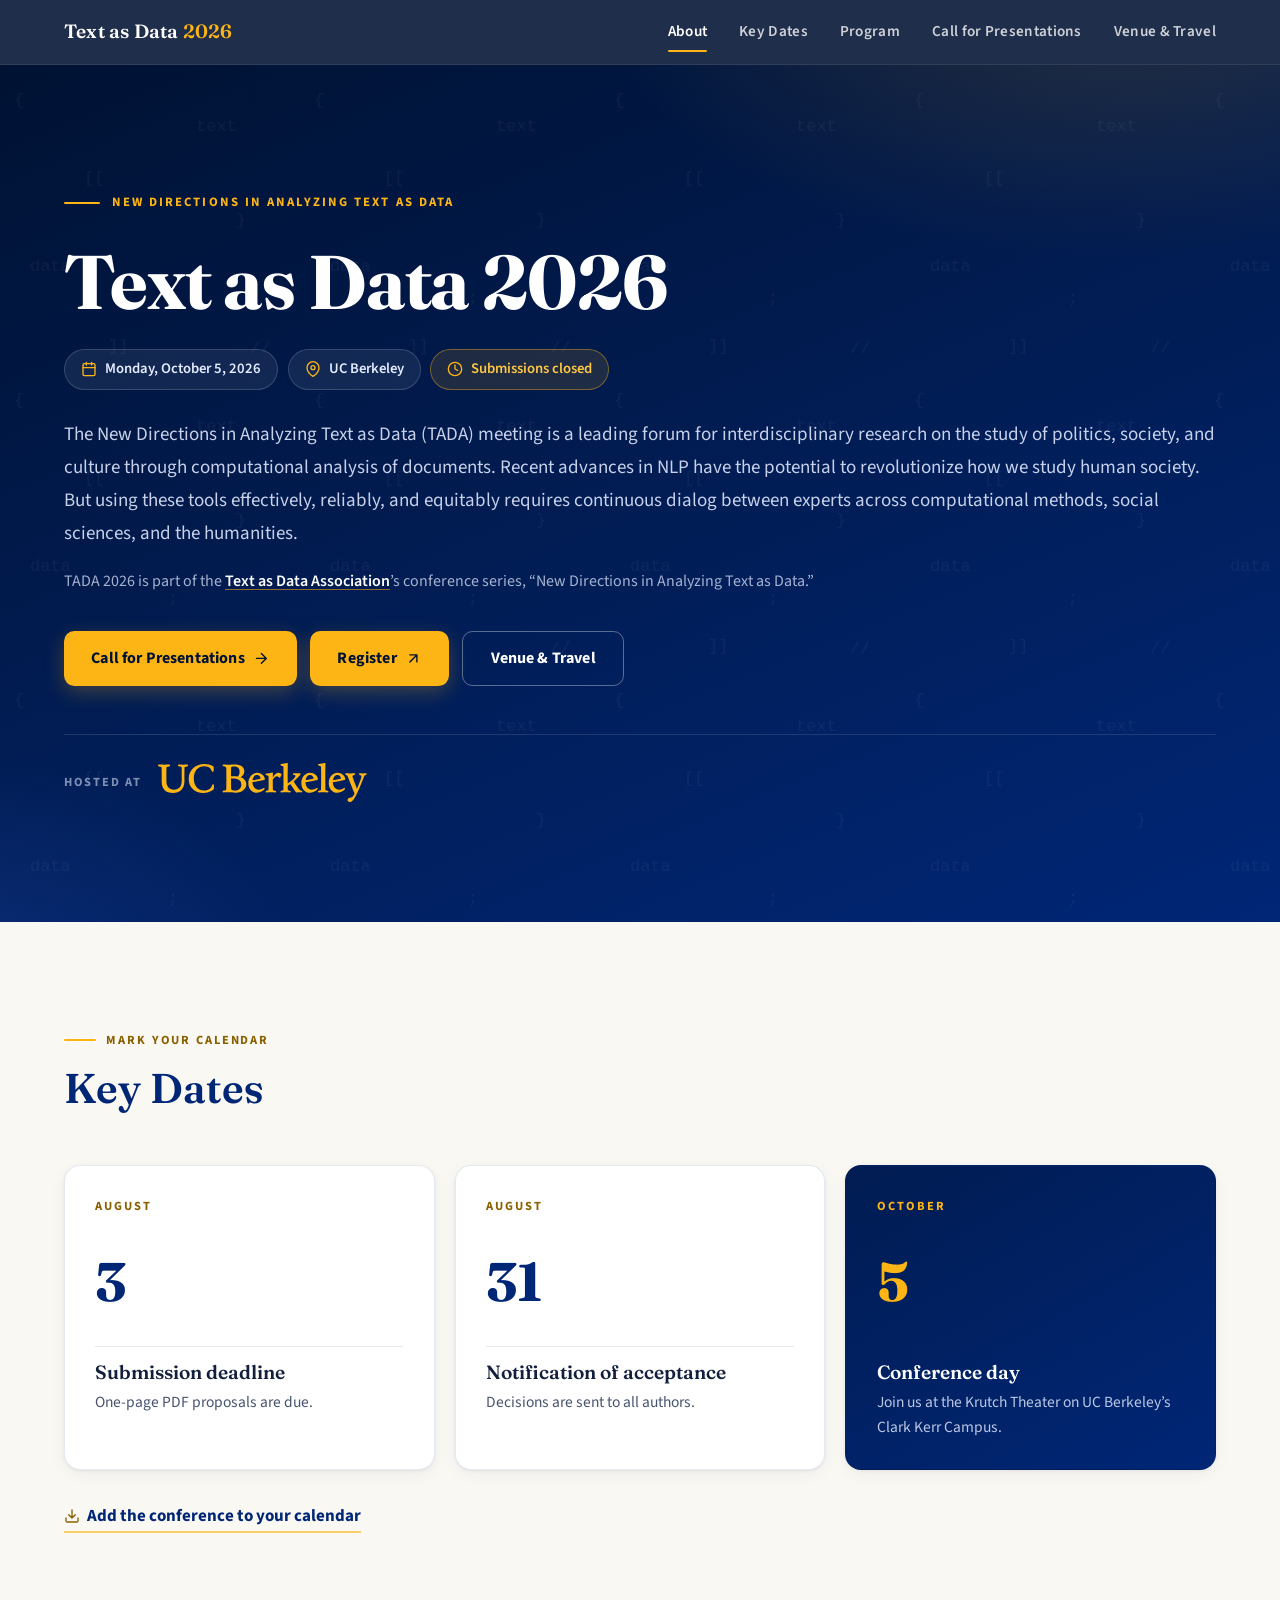
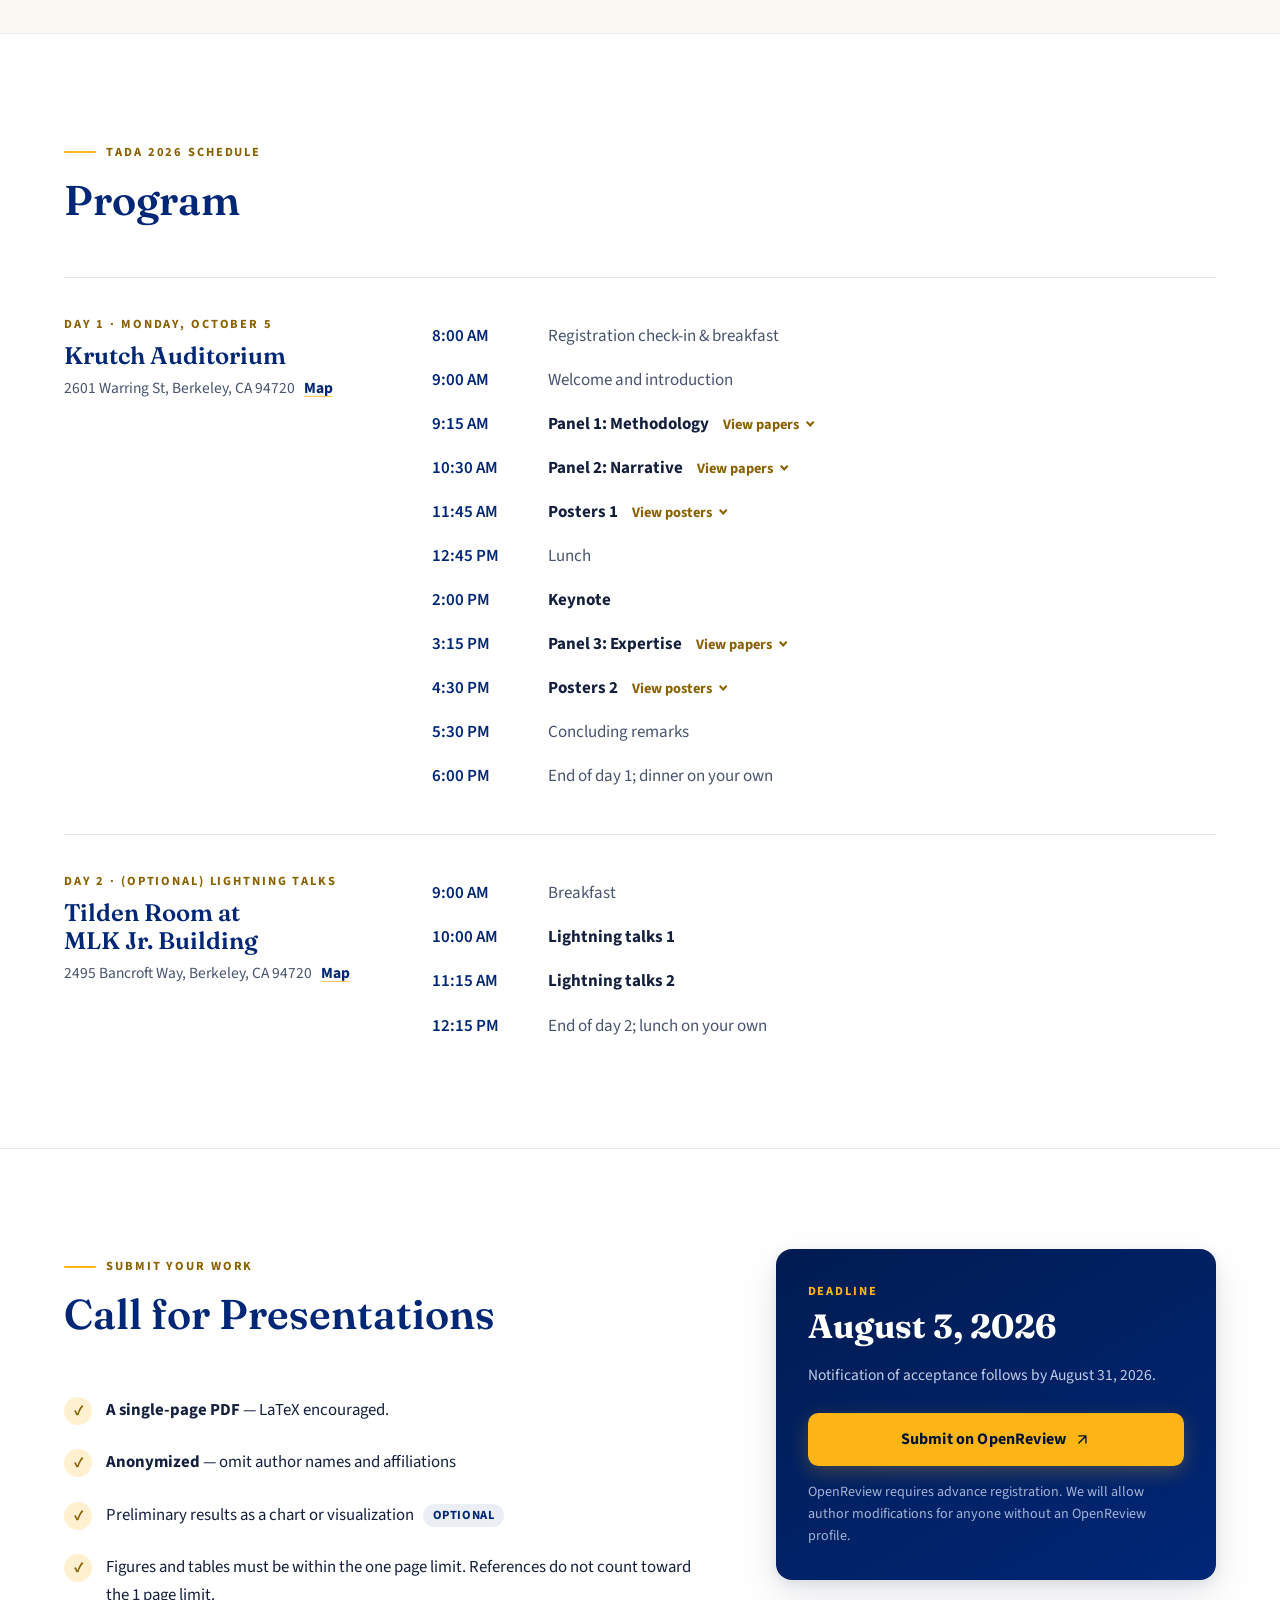
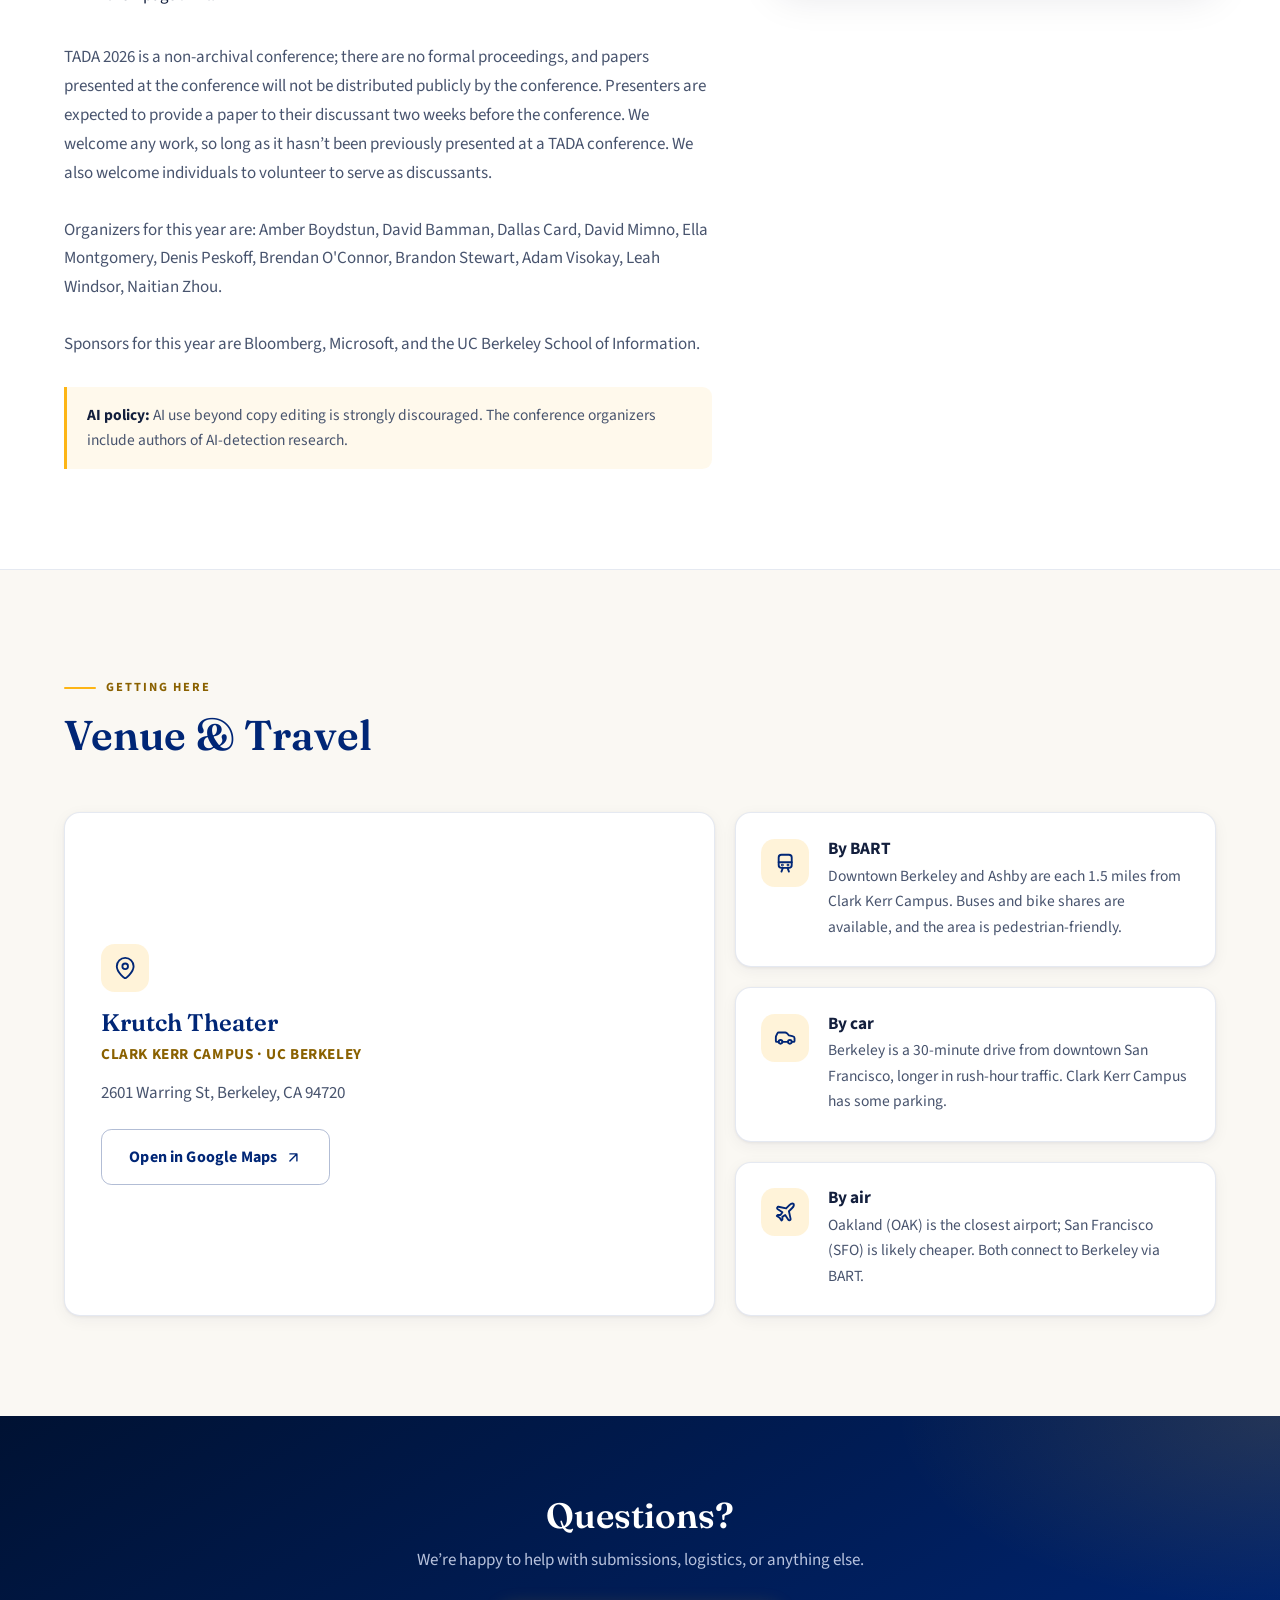
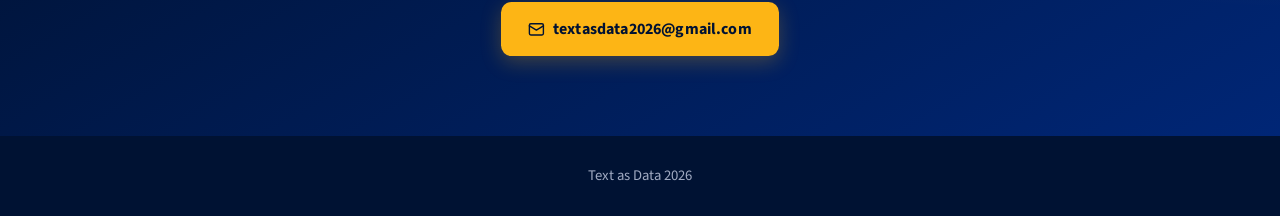
<file: logistics.html>
<!DOCTYPE html>
<html lang="en">
<head>
  <meta charset="UTF-8">
  <meta name="viewport" content="width=device-width, initial-scale=1.0">
  <meta http-equiv="refresh" content="0; url=index.html#venue">
  <meta name="robots" content="noindex">
  <link rel="canonical" href="https://tada2026.org/#venue">
  <title>Venue &amp; Travel | Text as Data 2026</title>
  <script>location.replace("index.html#venue");</script>
</head>
<body>
  <p>This page has moved. <a href="index.html#venue">Continue to Venue &amp; Travel</a>.</p>
</body>
</html>
</file>
<file: css/styles.css>
/* ==========================================================================
   Text as Data 2026 — tada2026.org
   Berkeley Blue #002676 · California Gold #FDB515
   ========================================================================== */

:root {
  --blue: #002676;
  --blue-deep: #001233;
  --blue-night: #011c52;
  --gold: #fdb515;
  --gold-soft: #ffc843;
  --gold-ink: #8a6100; /* accessible gold for small text on light bg */
  --ink: #131f3d;
  --slate: #48546e;
  --cream: #faf8f3;
  --paper: #ffffff;
  --line: rgba(0, 38, 118, 0.1);
  --shadow-sm: 0 1px 3px rgba(0, 18, 51, 0.06), 0 4px 16px rgba(0, 18, 51, 0.05);
  --shadow-md: 0 4px 12px rgba(0, 18, 51, 0.08), 0 16px 40px rgba(0, 18, 51, 0.1);
  --radius: 1rem;
  --font-display: "Fraunces", Georgia, "Times New Roman", serif;
  --font-body: "Source Sans 3", system-ui, -apple-system, "Segoe UI", sans-serif;
  --header-h: 4rem;
}

/* ---------- Base ---------- */

*,
*::before,
*::after {
  box-sizing: border-box;
}

html {
  scroll-behavior: smooth;
  scroll-padding-top: calc(var(--header-h) + 1rem);
}

body {
  margin: 0;
  font-family: var(--font-body);
  font-size: 1.0625rem;
  line-height: 1.65;
  color: var(--ink);
  background: var(--cream);
  -webkit-font-smoothing: antialiased;
}

img,
svg {
  display: block;
  max-width: 100%;
}

a {
  color: inherit;
}

h1,
h2,
h3 {
  margin: 0;
  font-family: var(--font-display);
  line-height: 1.15;
  text-wrap: balance;
}

p {
  margin: 0;
}

.container {
  width: min(72rem, 100% - 2.5rem);
  margin-inline: auto;
}

.skip-link {
  position: absolute;
  top: -100%;
  left: 1rem;
  z-index: 100;
  padding: 0.75rem 1.25rem;
  background: var(--gold);
  color: var(--blue-deep);
  font-weight: 700;
  border-radius: 0 0 0.5rem 0.5rem;
  text-decoration: none;
}

.skip-link:focus {
  top: 0;
}

:focus-visible {
  outline: 3px solid var(--gold);
  outline-offset: 2px;
}

::selection {
  background: var(--gold);
  color: var(--blue-deep);
}

/* ---------- Header ---------- */

.site-header {
  position: sticky;
  top: 0;
  z-index: 50;
  background: rgba(1, 18, 51, 0.88);
  -webkit-backdrop-filter: blur(14px);
  backdrop-filter: blur(14px);
  border-bottom: 1px solid rgba(255, 255, 255, 0.08);
}

.nav-bar {
  display: flex;
  align-items: center;
  justify-content: space-between;
  gap: 1rem;
  height: var(--header-h);
}

.brand {
  font-family: var(--font-display);
  font-size: 1.2rem;
  font-weight: 600;
  color: #fff;
  text-decoration: none;
  letter-spacing: 0.01em;
  white-space: nowrap;
}

.brand span {
  color: var(--gold);
}

.nav-links {
  display: flex;
  align-items: center;
  gap: 2rem;
}

.nav-links a {
  position: relative;
  color: rgba(255, 255, 255, 0.78);
  font-size: 0.95rem;
  font-weight: 600;
  letter-spacing: 0.02em;
  text-decoration: none;
  transition: color 0.2s ease;
}

.nav-links a:hover {
  color: #fff;
}

.nav-links a[aria-current="true"] {
  color: #fff;
}

.nav-links a::after {
  content: "";
  position: absolute;
  left: 0;
  right: 0;
  bottom: -0.45rem;
  height: 2px;
  border-radius: 999px;
  background: var(--gold);
  transform: scaleX(0);
  transition: transform 0.25s ease;
}

.nav-links a[aria-current="true"]::after,
.nav-links a:hover::after {
  transform: scaleX(1);
}

.menu-toggle {
  display: none;
  padding: 0.5rem;
  border: 0;
  border-radius: 0.5rem;
  background: transparent;
  color: #fff;
  cursor: pointer;
}

.menu-toggle:hover {
  background: rgba(255, 255, 255, 0.1);
}

.menu-toggle .icon-close {
  display: none;
}

.menu-toggle[aria-expanded="true"] .icon-menu {
  display: none;
}

.menu-toggle[aria-expanded="true"] .icon-close {
  display: block;
}

@media (max-width: 47.99rem) {
  .menu-toggle {
    display: block;
  }

  .nav-links {
    position: absolute;
    top: var(--header-h);
    left: 0;
    right: 0;
    flex-direction: column;
    align-items: stretch;
    gap: 0;
    padding: 0.5rem 1.25rem 1rem;
    background: rgba(1, 18, 51, 0.97);
    border-bottom: 1px solid rgba(255, 255, 255, 0.08);
    visibility: hidden;
    opacity: 0;
    transform: translateY(-0.5rem);
    transition: opacity 0.25s ease, transform 0.25s ease, visibility 0.25s;
  }

  .nav-links.open {
    visibility: visible;
    opacity: 1;
    transform: translateY(0);
  }

  .nav-links a {
    padding: 0.85rem 0.25rem;
    border-bottom: 1px solid rgba(255, 255, 255, 0.07);
  }

  .nav-links a:last-child {
    border-bottom: 0;
  }

  .nav-links a::after {
    display: none;
  }

  .nav-links a[aria-current="true"] {
    color: var(--gold);
  }
}

/* ---------- Hero ---------- */

.hero {
  position: relative;
  overflow: hidden;
  color: #fff;
  background:
    radial-gradient(55rem 30rem at 88% -12%, rgba(253, 181, 21, 0.16), transparent 62%),
    radial-gradient(42rem 26rem at -8% 108%, rgba(64, 120, 255, 0.18), transparent 60%),
    linear-gradient(158deg, var(--blue-deep) 0%, var(--blue-night) 48%, var(--blue) 100%);
  padding-block: clamp(4.5rem, 10vw, 7.5rem);
}

.hero::before {
  content: "";
  position: absolute;
  inset: 0;
  pointer-events: none;
  background-image: url("data:image/svg+xml,%3Csvg xmlns='http://www.w3.org/2000/svg' width='300' height='300'%3E%3Cg fill='%23ffffff' fill-opacity='0.045' font-family='Courier New,monospace' font-size='17'%3E%3Ctext x='14' y='40'%3E%7B%3C/text%3E%3Ctext x='196' y='66'%3Etext%3C/text%3E%3Ctext x='84' y='118'%3E%5B%5B%3C/text%3E%3Ctext x='236' y='160'%3E%7D%3C/text%3E%3Ctext x='30' y='206'%3Edata%3C/text%3E%3Ctext x='168' y='238'%3E%3B%3C/text%3E%3Ctext x='108' y='286'%3E%5D%5D%3C/text%3E%3Ctext x='250' y='288'%3E%2F%2F%3C/text%3E%3C/g%3E%3C/svg%3E");
}

.hero .container {
  position: relative;
}

.hero-eyebrow {
  display: inline-flex;
  align-items: center;
  gap: 0.75rem;
  margin-bottom: 1.5rem;
  font-size: 0.8rem;
  font-weight: 700;
  letter-spacing: 0.16em;
  text-transform: uppercase;
  color: var(--gold);
}

.hero-eyebrow::before {
  content: "";
  width: 2.25rem;
  height: 2px;
  background: var(--gold);
  border-radius: 999px;
}

.hero h1 {
  max-width: 16ch;
  font-size: clamp(2.75rem, 7.5vw, 4.75rem);
  font-weight: 700;
  letter-spacing: -0.015em;
  margin-bottom: 1.5rem;
}

.hero h1 em {
  font-style: italic;
  color: var(--gold);
}

.hero-chips {
  display: flex;
  flex-wrap: wrap;
  gap: 0.6rem;
  margin-bottom: 1.75rem;
}

.chip {
  display: inline-flex;
  align-items: center;
  gap: 0.5rem;
  padding: 0.45rem 1rem;
  border-radius: 999px;
  border: 1px solid rgba(255, 255, 255, 0.16);
  background: rgba(255, 255, 255, 0.07);
  color: #e4ebff;
  font-size: 0.92rem;
  font-weight: 600;
}

.chip svg {
  width: 1rem;
  height: 1rem;
  color: var(--gold);
  flex-shrink: 0;
}

.chip--gold {
  border-color: rgba(253, 181, 21, 0.4);
  background: rgba(253, 181, 21, 0.12);
  color: var(--gold-soft);
}

.hero-intro {
  font-size: clamp(1.0625rem, 1.5vw, 1.1875rem);
  line-height: 1.75;
  color: rgba(228, 235, 255, 0.88);
  text-wrap: pretty;
  margin-bottom: 1.1rem;
}

.hero-affil {
  font-size: 1rem;
  color: rgba(228, 235, 255, 0.72);
  margin-bottom: 2.25rem;
}

.hero-affil a {
  color: #fff;
  font-weight: 600;
  text-decoration: underline;
  text-decoration-color: rgba(253, 181, 21, 0.55);
  text-underline-offset: 3px;
  transition: text-decoration-color 0.2s ease;
}

.hero-affil a:hover {
  text-decoration-color: var(--gold);
}

.hero-actions {
  display: flex;
  flex-wrap: wrap;
  gap: 0.85rem;
  margin-bottom: 3rem;
}

.hero-host {
  display: flex;
  flex-wrap: wrap;
  align-items: center;
  gap: 1rem;
  padding-top: 1.75rem;
  border-top: 1px solid rgba(255, 255, 255, 0.12);
}

.hero-host span {
  font-size: 0.78rem;
  font-weight: 700;
  letter-spacing: 0.14em;
  text-transform: uppercase;
  color: rgba(228, 235, 255, 0.55);
}

.hero-host img {
  width: clamp(170px, 30vw, 210px);
  height: auto;
}

/* ---------- Buttons ---------- */

.btn {
  display: inline-flex;
  align-items: center;
  justify-content: center;
  gap: 0.5rem;
  padding: 0.85rem 1.7rem;
  border-radius: 0.65rem;
  font-family: var(--font-body);
  font-size: 1rem;
  font-weight: 700;
  letter-spacing: 0.01em;
  text-decoration: none;
  transition: background 0.2s ease, color 0.2s ease, transform 0.15s ease, box-shadow 0.2s ease;
}

.btn:active {
  transform: translateY(1px);
}

.btn svg {
  width: 1.05rem;
  height: 1.05rem;
  flex-shrink: 0;
}

.btn-gold {
  background: var(--gold);
  color: var(--blue-deep);
  box-shadow: 0 6px 20px rgba(253, 181, 21, 0.25);
}

.btn-gold:hover {
  background: var(--gold-soft);
  transform: translateY(-2px);
  box-shadow: 0 10px 26px rgba(253, 181, 21, 0.32);
}

.btn-ghost {
  border: 1.5px solid rgba(255, 255, 255, 0.35);
  color: #fff;
  background: transparent;
}

.btn-ghost:hover {
  background: rgba(255, 255, 255, 0.1);
  border-color: rgba(255, 255, 255, 0.6);
  transform: translateY(-2px);
}

.btn-blue {
  background: var(--blue);
  color: #fff;
}

.btn-blue:hover {
  background: var(--blue-night);
  transform: translateY(-2px);
  box-shadow: var(--shadow-sm);
}

.btn-outline {
  border: 1.5px solid rgba(0, 38, 118, 0.3);
  color: var(--blue);
  background: transparent;
}

.btn-outline:hover {
  background: var(--blue);
  color: #fff;
  transform: translateY(-2px);
}

/* ---------- Sections ---------- */

.section {
  padding-block: clamp(4rem, 8vw, 6.25rem);
}

.section--paper {
  background: var(--paper);
  border-block: 1px solid var(--line);
}

.section-head {
  max-width: 46rem;
  margin-bottom: clamp(2.25rem, 5vw, 3.25rem);
}

.eyebrow {
  display: inline-flex;
  align-items: center;
  gap: 0.65rem;
  margin-bottom: 0.9rem;
  font-size: 0.78rem;
  font-weight: 700;
  letter-spacing: 0.15em;
  text-transform: uppercase;
  color: var(--gold-ink);
}

.eyebrow::before {
  content: "";
  width: 2rem;
  height: 2px;
  background: var(--gold);
  border-radius: 999px;
}

.section-head h2 {
  font-size: clamp(1.9rem, 4vw, 2.6rem);
  font-weight: 600;
  color: var(--blue);
}

.section-head .lede {
  margin-top: 0.9rem;
  font-size: 1.1rem;
  color: var(--slate);
  text-wrap: pretty;
}

/* ---------- Key dates ---------- */

.dates-grid {
  display: grid;
  gap: 1.25rem;
  grid-template-columns: repeat(auto-fit, minmax(15rem, 1fr));
}

.date-card {
  position: relative;
  padding: 1.9rem 1.9rem 1.75rem;
  background: var(--paper);
  border: 1px solid var(--line);
  border-radius: var(--radius);
  box-shadow: var(--shadow-sm);
  transition: transform 0.25s ease, box-shadow 0.25s ease;
}

.date-card:hover {
  transform: translateY(-4px);
  box-shadow: var(--shadow-md);
}

.date-card .month {
  display: block;
  font-size: 0.78rem;
  font-weight: 700;
  letter-spacing: 0.16em;
  text-transform: uppercase;
  color: var(--gold-ink);
  margin-bottom: 0.15rem;
}

.date-card .day {
  display: block;
  font-family: var(--font-display);
  font-size: 3.4rem;
  font-weight: 700;
  line-height: 1;
  color: var(--blue);
  margin-bottom: 0.9rem;
}

.date-card h3 {
  font-size: 1.2rem;
  font-weight: 600;
  color: var(--ink);
  margin-bottom: 0.4rem;
}

.date-card p {
  font-size: 0.97rem;
  color: var(--slate);
}

.date-card--accent {
  background: linear-gradient(150deg, var(--blue-night), var(--blue));
  border-color: transparent;
}

.date-card--accent .month {
  color: var(--gold);
}

.date-card--accent .day {
  color: var(--gold);
}

.date-card--accent h3 {
  color: #fff;
}

.date-card--accent p {
  color: rgba(228, 235, 255, 0.82);
}

.dates-foot {
  display: flex;
  flex-wrap: wrap;
  align-items: center;
  gap: 1rem;
  margin-top: 2rem;
}

.link-quiet {
  display: inline-flex;
  align-items: center;
  gap: 0.45rem;
  color: var(--blue);
  font-weight: 700;
  text-decoration: none;
  border-bottom: 2px solid rgba(253, 181, 21, 0.6);
  padding-bottom: 0.1rem;
  transition: border-color 0.2s ease;
}

.link-quiet:hover {
  border-color: var(--gold);
}

.link-quiet svg {
  width: 1rem;
  height: 1rem;
  color: var(--gold-ink);
}

/* ---------- Program ---------- */

.section--paper + .section--paper {
  border-top: 0;
}

.program {
  border-top: 1px solid var(--line);
}

.day {
  display: grid;
  gap: 1.25rem;
  padding-block: 2.25rem;
  border-bottom: 1px solid var(--line);
}

.day:last-child {
  border-bottom: 0;
  padding-bottom: 0;
}

@media (min-width: 56rem) {
  .day {
    grid-template-columns: 19rem 1fr;
    gap: 4rem;
  }
}

.day-label {
  margin-bottom: 0.45rem;
  font-size: 0.78rem;
  font-weight: 700;
  letter-spacing: 0.15em;
  text-transform: uppercase;
  color: var(--gold-ink);
}

.day-head h3 {
  margin-bottom: 0.4rem;
  font-size: 1.5rem;
  font-weight: 600;
  color: var(--blue);
}

.day-address {
  font-size: 0.97rem;
  color: var(--slate);
}

.day-address a {
  margin-left: 0.35rem;
  color: var(--blue);
  font-weight: 700;
  text-decoration: underline;
  text-decoration-color: rgba(253, 181, 21, 0.7);
  text-underline-offset: 3px;
}

.day-address a:hover {
  text-decoration-color: var(--gold);
}

.agenda {
  list-style: none;
  margin: 0;
  padding: 0;
}

.agenda > li {
  display: grid;
  grid-template-columns: 6rem 1fr;
  gap: 1.25rem;
  padding: 0.5rem 0;
  color: var(--slate);
}

.agenda .time {
  font-variant-numeric: tabular-nums;
  font-weight: 600;
  color: var(--blue);
  white-space: nowrap;
}

.agenda li.session .what {
  font-weight: 700;
  color: var(--ink);
}

.more summary {
  display: flex;
  flex-wrap: wrap;
  align-items: baseline;
  gap: 0.25rem 0.9rem;
  list-style: none;
  cursor: pointer;
}

.more summary::-webkit-details-marker {
  display: none;
}

.more-toggle {
  display: inline-flex;
  align-items: center;
  gap: 0.45rem;
  font-size: 0.9rem;
  font-weight: 700;
  color: var(--gold-ink);
}

.more-toggle::after {
  content: "";
  width: 0.4rem;
  height: 0.4rem;
  border-right: 2px solid currentColor;
  border-bottom: 2px solid currentColor;
  transform: translateY(-0.15rem) rotate(45deg);
  transition: transform 0.2s ease;
}

.more[open] .more-toggle::after {
  transform: translateY(0.1rem) rotate(-135deg);
}

.more summary:hover .more-toggle {
  text-decoration: underline;
  text-underline-offset: 3px;
}

.more .when-open,
.more[open] .when-closed {
  display: none;
}

.more[open] .when-open {
  display: inline;
}

.more-panel {
  margin: 0.85rem 0 0.4rem;
  padding: 0.35rem 1.25rem;
  border: 1px solid var(--line);
  border-radius: 0.75rem;
  background: var(--cream);
}

.more-note {
  padding: 0.7rem 0;
  border-bottom: 1px solid var(--line);
  font-size: 0.95rem;
  color: var(--slate);
}

.more-note strong {
  color: var(--ink);
}

.more-list {
  list-style: none;
  margin: 0;
  padding: 0;
}

.more-list li {
  display: grid;
  grid-template-columns: 1.75rem 1fr;
  gap: 0.5rem;
  padding: 0.7rem 0;
}

.more-list li + li {
  border-top: 1px solid var(--line);
}

.more-num {
  font-size: 0.9rem;
  font-weight: 700;
  font-variant-numeric: tabular-nums;
  color: var(--gold-ink);
}

.more-title {
  display: block;
  font-size: 0.97rem;
  font-weight: 600;
  line-height: 1.4;
  color: var(--ink);
}

.more-authors {
  display: block;
  margin-top: 0.2rem;
  font-size: 0.9rem;
  line-height: 1.45;
  color: var(--slate);
}

@media (max-width: 40rem) {
  .more-panel {
    margin-left: -7.25rem;
    padding: 0.25rem 1rem;
  }
}

/* ---------- Call for presentations ---------- */

.call-grid {
  display: grid;
  gap: 2.5rem;
  align-items: start;
}

@media (min-width: 56rem) {
  .call-grid {
    grid-template-columns: 1.25fr 0.85fr;
    gap: 4rem;
  }
}

.check-list {
  list-style: none;
  margin: 1.5rem 0 0;
  padding: 0;
}

.check-list li {
  position: relative;
  padding: 0.35rem 0 0.35rem 2.6rem;
  margin-bottom: 0.85rem;
  color: var(--ink);
  font-size: 1.05rem;
}

.check-list li::before {
  content: "✓";
  position: absolute;
  left: 0;
  top: 0.35rem;
  display: grid;
  place-items: center;
  width: 1.75rem;
  height: 1.75rem;
  border-radius: 50%;
  background: rgba(253, 181, 21, 0.2);
  color: var(--gold-ink);
  font-size: 0.9rem;
  font-weight: 800;
}

.call-prose {
  margin-top: 1.75rem;
  color: var(--slate);
  line-height: 1.7;
  text-wrap: pretty;
}

.policy-note {
  margin-top: 1.75rem;
  padding: 1rem 1.25rem;
  border-left: 3px solid var(--gold);
  border-radius: 0 0.6rem 0.6rem 0;
  background: rgba(253, 181, 21, 0.08);
  font-size: 0.97rem;
  line-height: 1.6;
  color: var(--slate);
}

.policy-note strong {
  color: var(--ink);
}

.badge {
  display: inline-block;
  margin-left: 0.4rem;
  padding: 0.1rem 0.6rem;
  border-radius: 999px;
  background: rgba(0, 38, 118, 0.08);
  color: var(--blue);
  font-size: 0.78rem;
  font-weight: 700;
  letter-spacing: 0.05em;
  text-transform: uppercase;
  vertical-align: middle;
}

.call-card {
  padding: 2rem;
  background: linear-gradient(150deg, var(--blue-night), var(--blue));
  border-radius: var(--radius);
  box-shadow: var(--shadow-md);
  color: #fff;
}

.call-card .label {
  display: block;
  font-size: 0.78rem;
  font-weight: 700;
  letter-spacing: 0.15em;
  text-transform: uppercase;
  color: var(--gold);
  margin-bottom: 0.35rem;
}

.call-card .big-date {
  font-family: var(--font-display);
  font-size: 2.1rem;
  font-weight: 700;
  line-height: 1.15;
  margin-bottom: 1.1rem;
}

.call-card .note {
  font-size: 0.97rem;
  color: rgba(228, 235, 255, 0.85);
  margin-bottom: 1.5rem;
}

.call-card .btn {
  width: 100%;
}

.call-card .fine {
  margin-top: 1rem;
  font-size: 0.88rem;
  line-height: 1.55;
  color: rgba(228, 235, 255, 0.72);
}

/* ---------- Venue & travel ---------- */

.venue-grid {
  display: grid;
  gap: 1.25rem;
}

@media (min-width: 56rem) {
  .venue-grid {
    grid-template-columns: 1.15fr 0.85fr;
  }
}

.venue-card {
  display: flex;
  flex-direction: column;
  justify-content: center;
  padding: 2.25rem;
  background: var(--paper);
  border: 1px solid var(--line);
  border-radius: var(--radius);
  box-shadow: var(--shadow-sm);
}

.venue-card .icon-ring {
  margin-bottom: 1.1rem;
}

.venue-card h3 {
  font-size: 1.5rem;
  font-weight: 600;
  color: var(--blue);
  margin-bottom: 0.35rem;
}

.venue-card .campus {
  font-weight: 700;
  color: var(--gold-ink);
  font-size: 0.95rem;
  letter-spacing: 0.04em;
  text-transform: uppercase;
  margin-bottom: 0.75rem;
}

.venue-card address {
  font-style: normal;
  color: var(--slate);
  line-height: 1.6;
  margin-bottom: 1.4rem;
}

.venue-card .btn {
  align-self: flex-start;
}

.travel-stack {
  display: grid;
  gap: 1.25rem;
  align-content: start;
}

.travel-card {
  display: flex;
  gap: 1.15rem;
  padding: 1.6rem;
  background: var(--paper);
  border: 1px solid var(--line);
  border-radius: var(--radius);
  box-shadow: var(--shadow-sm);
  transition: transform 0.25s ease, box-shadow 0.25s ease;
}

.travel-card:hover {
  transform: translateY(-3px);
  box-shadow: var(--shadow-md);
}

.icon-ring {
  display: grid;
  place-items: center;
  width: 3rem;
  height: 3rem;
  flex-shrink: 0;
  border-radius: 0.85rem;
  background: rgba(253, 181, 21, 0.16);
  color: var(--blue);
}

.icon-ring svg {
  width: 1.4rem;
  height: 1.4rem;
}

.travel-card h3 {
  font-family: var(--font-body);
  font-size: 1.08rem;
  font-weight: 700;
  color: var(--ink);
  margin-bottom: 0.3rem;
}

.travel-card p {
  font-size: 0.97rem;
  color: var(--slate);
}

/* ---------- Contact band ---------- */

.contact-band {
  background:
    radial-gradient(40rem 20rem at 100% 0%, rgba(253, 181, 21, 0.14), transparent 60%),
    linear-gradient(150deg, var(--blue-deep), var(--blue));
  color: #fff;
  text-align: center;
  padding-block: clamp(3.5rem, 7vw, 5rem);
}

.contact-band h2 {
  font-size: clamp(1.7rem, 3.5vw, 2.2rem);
  font-weight: 600;
  margin-bottom: 0.6rem;
}

.contact-band p {
  color: rgba(228, 235, 255, 0.8);
  margin-bottom: 1.75rem;
}

/* ---------- Footer ---------- */

.site-footer {
  background: var(--blue-deep);
  color: rgba(228, 235, 255, 0.7);
  padding-block: 1.75rem;
  font-size: 0.92rem;
}

.site-footer .container {
  text-align: center;
}

/* ---------- Reveal animations ---------- */

.js .reveal {
  opacity: 0;
  transform: translateY(18px);
  transition: opacity 0.6s ease, transform 0.6s ease;
}

.js .reveal.visible {
  opacity: 1;
  transform: none;
}

@media (prefers-reduced-motion: reduce) {
  html {
    scroll-behavior: auto;
  }

  *,
  *::before,
  *::after {
    animation-duration: 0.01ms !important;
    transition-duration: 0.01ms !important;
  }

  .js .reveal {
    opacity: 1;
    transform: none;
  }
}
</file>
